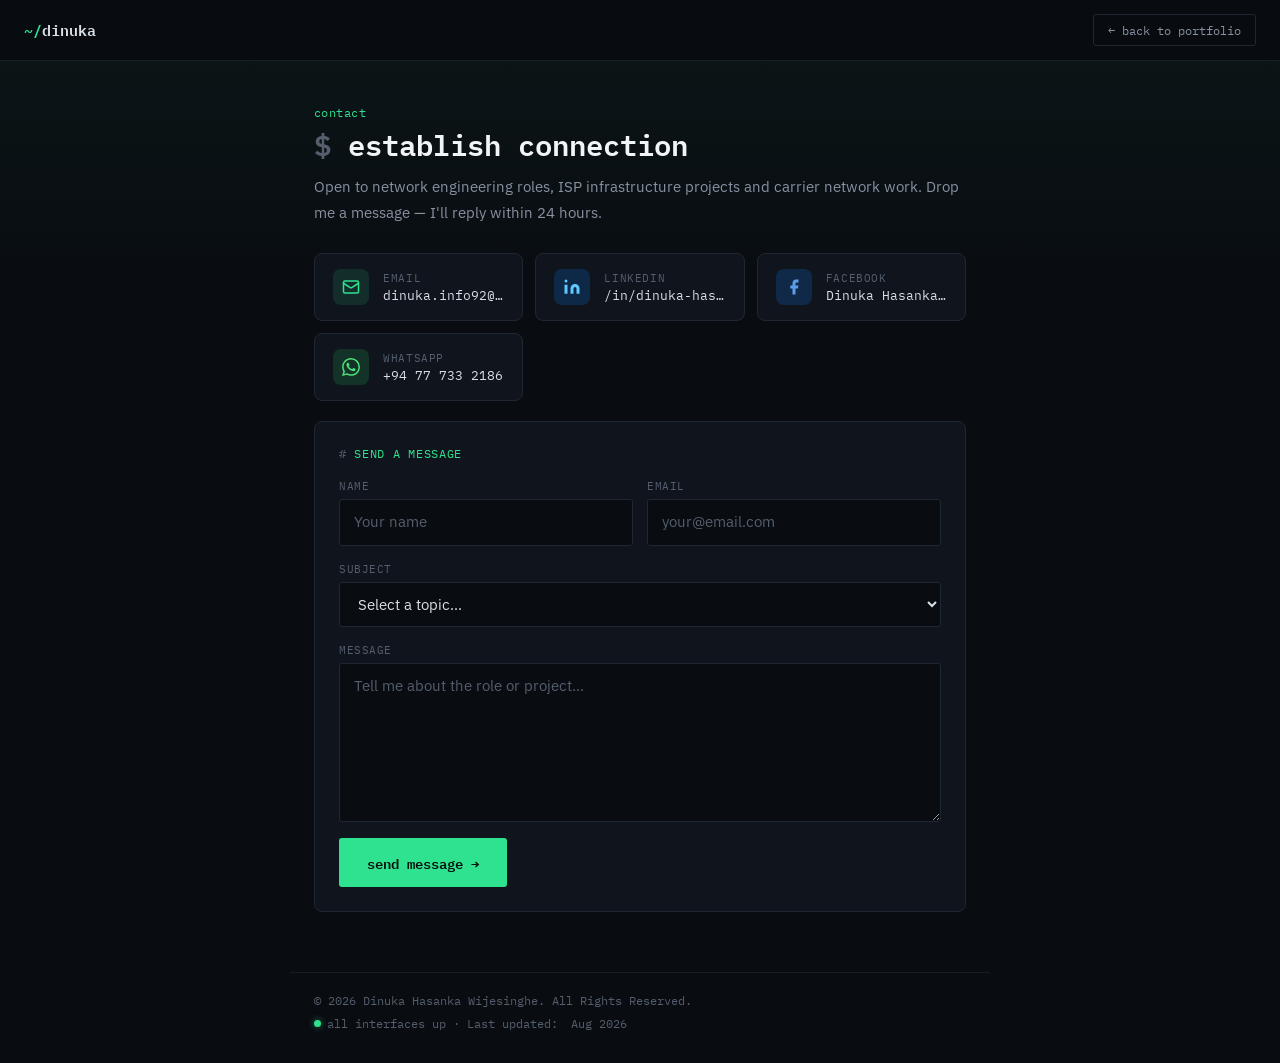
<file: contact.html>
<!DOCTYPE html>
<html lang="en">
<head>
<meta charset="UTF-8">
<meta name="viewport" content="width=device-width, initial-scale=1.0">
<title>Contact Dinuka Hasanka Wijesinghe | IP/MPLS Network Engineer — Sri Lanka & Australia</title>
<meta name="description" content="Contact Dinuka Hasanka Wijesinghe — IP/MPLS Core Network Engineer with 7+ years at ISPs in Sri Lanka and Australia. Open to network engineering roles, carrier infrastructure projects and consulting.">
<meta name="keywords" content="Contact Dinuka Wijesinghe, Dinuka Hasanka Wijesinghe contact, Contact Dinuka Hasanka, Contact Hasanka, Dinuka Hasanka Wijesinghe email, Network Engineer Sri Lanka, IP/MPLS engineer contact, hire network engineer, Cisco IOS XR engineer">
<meta name="author" content="Dinuka Hasanka Wijesinghe">
<meta name="robots" content="index, follow">
<link rel="canonical" href="https://dinukahasanka.com/contact.html">

<script type="application/ld+json">
{
  "@context": "https://schema.org",
  "@type": "ContactPage",
  "name": "Contact Dinuka Hasanka Wijesinghe",
  "url": "https://dinukahasanka.com/contact.html",
  "about": {
    "@type": "Person",
    "@id": "https://dinukahasanka.com/#person",
    "name": "Dinuka Hasanka Wijesinghe",
    "alternateName": ["Dinuka Wijesinghe", "Dinuka Hasanka", "Dinuka", "Hasanka"],
    "url": "https://dinukahasanka.com",
    "jobTitle": "Network Engineer",
    "sameAs": ["https://www.linkedin.com/in/dinuka-hasanka-wijesinghe-b3315a186"]
  }
}
</script>

<link rel="icon" type="image/png" sizes="32x32" href="favicon-32.png">
<link rel="icon" type="image/png" sizes="192x192" href="favicon-192.png">
<link rel="icon" type="image/svg+xml" href="favicon.svg">
<link rel="apple-touch-icon" sizes="192x192" href="favicon-192.png">
<link rel="shortcut icon" href="favicon-32.png">

<meta property="og:type" content="website">
<meta property="og:title" content="Contact Dinuka Hasanka Wijesinghe — IP/MPLS Network Engineer">
<meta property="og:description" content="Network Engineer · IP/MPLS Core · CCNP SP · Open to new opportunities in carrier and ISP infrastructure.">
<meta property="og:url" content="https://dinukahasanka.com/contact.html">
<meta property="og:image" content="https://dinukahasanka.com/favicon-192.png">

<meta name="twitter:card" content="summary">
<meta name="twitter:title" content="Contact Dinuka Hasanka Wijesinghe — IP/MPLS Network Engineer">
<meta name="twitter:description" content="IP/MPLS Core Network Engineer · CCNP SP · Open to carrier/ISP infrastructure roles">
<meta name="twitter:image" content="https://dinukahasanka.com/favicon-192.png">

<link rel="preconnect" href="https://fonts.googleapis.com">
<link rel="preconnect" href="https://fonts.gstatic.com" crossorigin>
<link href="https://fonts.googleapis.com/css2?family=IBM+Plex+Mono:wght@400;500;600;700&family=IBM+Plex+Sans:wght@400;500;600;700&display=swap" rel="stylesheet">

<style>
:root{
  --bg:#090c11;--bg-raised:#10151d;--bg-raised-2:#151b25;
  --border:#1f2733;--border-soft:#171e28;
  --text:#d9e0e8;--text-dim:#8891a1;--text-faint:#545e6d;
  --green:#2fe28f;--green-dim:#1c8a5a;--amber:#ffb454;--blue:#5ec8ff;--red:#ff5f56;
  --accent:#2fe28f;--accent-glow:rgba(47,226,143,.35);
  --font-mono:'IBM Plex Mono',ui-monospace,monospace;
  --font-sans:'IBM Plex Sans',-apple-system,sans-serif;
  --radius:3px;
}
*{box-sizing:border-box;margin:0;padding:0}
html{scroll-behavior:smooth}
body{
  background:var(--bg);color:var(--text);
  font-family:var(--font-sans);font-size:16px;min-height:100vh;
  background-image:linear-gradient(180deg,rgba(47,226,143,.05),transparent 300px);
  -webkit-font-smoothing:antialiased;
}
a{color:inherit;text-decoration:none}

/* ── topbar ── */
.topbar{
  display:flex;align-items:center;justify-content:space-between;
  padding:14px 24px;border-bottom:1px solid var(--border-soft);
  background:rgba(9,12,17,.88);backdrop-filter:blur(10px);
  position:sticky;top:0;z-index:50;
}
.topbar-logo{
  font-family:var(--font-mono);font-size:.95rem;font-weight:600;
  color:var(--text);transition:opacity .2s;
}
.topbar-logo:hover{opacity:.8}
.topbar-logo span{color:var(--accent)}
.topbar-back{
  font-family:var(--font-mono);font-size:.78rem;color:var(--text-dim);
  border:1px solid var(--border);border-radius:var(--radius);
  padding:7px 14px;transition:border-color .2s,color .2s;
}
.topbar-back:hover{border-color:var(--accent);color:var(--accent)}

/* ── page header ── */
.page-header{max-width:700px;margin:0 auto;padding:44px 24px 28px}
.page-tag{font-family:var(--font-mono);font-size:.75rem;color:var(--accent);letter-spacing:.04em;margin-bottom:8px}
.page-title{font-family:var(--font-mono);font-size:1.8rem;font-weight:600;color:#f2f5f8;line-height:1.15}
.page-title::before{content:'$ ';color:var(--text-faint)}
.page-sub{color:var(--text-dim);font-size:.96rem;margin-top:12px;line-height:1.7}

/* ── main ── */
main{max-width:700px;margin:0 auto;padding:0 24px 60px;display:flex;flex-direction:column;gap:20px}

/* ── social links grid ── */
.social-grid{
  display:grid;
  grid-template-columns:repeat(auto-fill,minmax(180px,1fr));
  gap:12px;
}
.social-card{
  display:flex;align-items:center;gap:14px;
  background:var(--bg-raised);border:1px solid var(--border);
  border-radius:8px;padding:15px 18px;
  transition:transform .2s,border-color .2s;
}
.social-card:hover{transform:translateY(-2px);border-color:var(--accent)}
.social-icon{
  width:36px;height:36px;border-radius:8px;
  display:flex;align-items:center;justify-content:center;
  flex-shrink:0;font-size:1.1rem;
}
.si-email   {background:rgba(47,226,143,.12);color:var(--green)}
.si-linkedin{background:rgba(10,102,194,.25);color:#5ec8ff}
.si-github  {background:rgba(255,255,255,.06);color:var(--text)}
.si-facebook{background:rgba(24,119,242,.2);color:#5c9dea}
.si-whatsapp{background:rgba(37,211,102,.15);color:#4de079}
.social-info{display:flex;flex-direction:column;gap:2px;min-width:0}
.social-label{font-family:var(--font-mono);font-size:.66rem;text-transform:uppercase;letter-spacing:.06em;color:var(--text-faint)}
.social-value{font-family:var(--font-mono);font-size:.82rem;color:var(--text);white-space:nowrap;overflow:hidden;text-overflow:ellipsis}

/* ── contact form ── */
.cf-card{background:var(--bg-raised);border:1px solid var(--border);border-radius:8px;padding:24px}
.cf-title{font-family:var(--font-mono);font-size:.72rem;text-transform:uppercase;letter-spacing:.06em;color:var(--accent);margin-bottom:18px}
.cf-title::before{content:'# ';color:var(--text-faint)}

.cf-form{display:flex;flex-direction:column;gap:16px}
.cf-row{display:flex;flex-direction:column;gap:6px}
.cf-row-2{display:grid;grid-template-columns:1fr 1fr;gap:14px}
@media(max-width:520px){.cf-row-2{grid-template-columns:1fr}}

.cf-row label{
  font-family:var(--font-mono);font-size:.68rem;
  text-transform:uppercase;letter-spacing:.05em;color:var(--text-faint);
}
.cf-row input,.cf-row textarea,.cf-row select{
  background:var(--bg);color:var(--text);
  border:1px solid var(--border);border-radius:var(--radius);
  padding:11px 14px;font-family:var(--font-sans);font-size:.94rem;
  line-height:1.5;transition:border-color .2s;resize:vertical;width:100%;
}
.cf-row input:focus,.cf-row textarea:focus,.cf-row select:focus{outline:none;border-color:var(--accent)}
.cf-row input::placeholder,.cf-row textarea::placeholder{color:var(--text-faint)}
.cf-row select option{background:var(--bg-raised)}

.cf-submit{
  font-family:var(--font-mono);font-size:.9rem;font-weight:600;
  background:var(--accent);color:#06120c;border:none;
  border-radius:var(--radius);padding:13px 28px;cursor:pointer;
  transition:opacity .2s,transform .15s;align-self:flex-start;
  display:flex;align-items:center;gap:8px;
}
.cf-submit:hover:not(:disabled){opacity:.88;transform:translateY(-1px)}
.cf-submit:disabled{opacity:.5;cursor:not-allowed}

.cf-status{font-family:var(--font-mono);font-size:.82rem;min-height:1.2em;padding-top:4px}
.cf-status.ok{color:var(--green)}
.cf-status.err{color:#fca5a5}

/* ── mobile responsive ── */
@media(max-width:600px){
  .page-title{font-size:1.4rem}
  .social-grid{grid-template-columns:1fr 1fr}
  .cf-card{padding:18px}
  .topbar{padding:12px 16px}
  main{padding:0 16px 50px}
  .page-header{padding:32px 16px 20px}
}

@media(max-width:400px){
  .social-grid{grid-template-columns:1fr}
}

/* ── footer ── */
.site-footer{
  border-top:1px solid var(--border-soft);padding:20px 24px 32px;
  font-family:var(--font-mono);font-size:.73rem;color:var(--text-faint);
  display:flex;justify-content:space-between;flex-wrap:wrap;gap:8px;
  max-width:700px;margin:0 auto;
}
.footer-ping{display:flex;align-items:center;gap:6px}
.led{display:inline-block;width:7px;height:7px;border-radius:50%;background:var(--green);box-shadow:0 0 6px 1px var(--accent-glow)}

/* scrollbar */
::-webkit-scrollbar{width:6px}
::-webkit-scrollbar-track{background:var(--bg-raised-2)}
::-webkit-scrollbar-thumb{background:var(--border);border-radius:3px}
::-webkit-scrollbar-thumb:hover{background:var(--accent)}
</style>
</head>
<body>

<div class="topbar">
  <a href="https://dinukahasanka.com" class="topbar-logo"><span>~/</span>dinuka</a>
  <a href="https://dinukahasanka.com" class="topbar-back">← back to portfolio</a>
</div>

<div class="page-header">
  <p class="page-tag">contact</p>
  <h1 class="page-title">establish connection</h1>
  <p class="page-sub">
    Open to network engineering roles, ISP infrastructure projects and carrier network work.
    Drop me a message — I'll reply within 24 hours.
  </p>
</div>

<main>

  <!-- Social / quick links -->
  <div class="social-grid">

    <a href="mailto:dinuka.info92@gmail.com" class="social-card">
      <div class="social-icon si-email">
        <svg width="18" height="18" viewBox="0 0 24 24" fill="none" stroke="currentColor" stroke-width="2" stroke-linecap="round" stroke-linejoin="round">
          <rect x="2" y="4" width="20" height="16" rx="2"/><path d="m22 7-8.97 5.7a1.94 1.94 0 0 1-2.06 0L2 7"/>
        </svg>
      </div>
      <div class="social-info">
        <span class="social-label">Email</span>
        <span class="social-value">dinuka.info92@gmail.com</span>
      </div>
    </a>

    <a href="https://www.linkedin.com/in/dinuka-hasanka-wijesinghe-b3315a186" target="_blank" rel="noopener" class="social-card">
      <div class="social-icon si-linkedin">
        <svg width="18" height="18" viewBox="0 0 24 24" fill="currentColor">
          <path d="M16 8a6 6 0 0 1 6 6v7h-4v-7a2 2 0 0 0-2-2 2 2 0 0 0-2 2v7h-4v-7a6 6 0 0 1 6-6z"/><rect x="2" y="9" width="4" height="12"/><circle cx="4" cy="4" r="2"/>
        </svg>
      </div>
      <div class="social-info">
        <span class="social-label">LinkedIn</span>
        <span class="social-value">/in/dinuka-hasanka</span>
      </div>
    </a>

    <a href="https://www.facebook.com/Info.dinuka" target="_blank" rel="noopener" class="social-card" id="fbCard">
      <div class="social-icon si-facebook">
        <svg width="18" height="18" viewBox="0 0 24 24" fill="currentColor">
          <path d="M18 2h-3a5 5 0 0 0-5 5v3H7v4h3v8h4v-8h3l1-4h-4V7a1 1 0 0 1 1-1h3z"/>
        </svg>
      </div>
      <div class="social-info">
        <span class="social-label">Facebook</span>
        <span class="social-value">Dinuka Hasanka Wijesinghe</span>
      </div>
    </a>

    <a href="https://wa.me/94777332186" target="_blank" rel="noopener" class="social-card">
      <div class="social-icon si-whatsapp">
        <svg width="18" height="18" viewBox="0 0 24 24" fill="currentColor">
          <path d="M17.472 14.382c-.297-.149-1.758-.867-2.03-.967-.273-.099-.471-.148-.67.15-.197.297-.767.966-.94 1.164-.173.199-.347.223-.644.075-.297-.15-1.255-.463-2.39-1.475-.883-.788-1.48-1.761-1.653-2.059-.173-.297-.018-.458.13-.606.134-.133.298-.347.446-.52.149-.174.198-.298.298-.497.099-.198.05-.371-.025-.52-.075-.149-.669-1.612-.916-2.207-.242-.579-.487-.5-.669-.51a12.8 12.8 0 0 0-.57-.01c-.198 0-.52.074-.792.372-.272.297-1.04 1.016-1.04 2.479 0 1.462 1.065 2.875 1.213 3.074.149.198 2.096 3.2 5.077 4.487.709.306 1.262.489 1.694.625.712.227 1.36.195 1.871.118.571-.085 1.758-.719 2.006-1.413.248-.694.248-1.289.173-1.413-.074-.124-.272-.198-.57-.347m-5.421 7.403h-.004a9.87 9.87 0 0 1-5.031-1.378l-.361-.214-3.741.982.998-3.648-.235-.374a9.86 9.86 0 0 1-1.51-5.26c.001-5.45 4.436-9.884 9.888-9.884 2.64 0 5.122 1.03 6.988 2.898a9.825 9.825 0 0 1 2.893 6.994c-.003 5.45-4.437 9.884-9.885 9.884m8.413-18.297A11.815 11.815 0 0 0 12.05 0C5.495 0 .16 5.335.157 11.892c0 2.096.547 4.142 1.588 5.945L.057 24l6.305-1.654a11.882 11.882 0 0 0 5.683 1.448h.005c6.554 0 11.89-5.335 11.893-11.893a11.821 11.821 0 0 0-3.48-8.413z"/>
        </svg>
      </div>
      <div class="social-info">
        <span class="social-label">WhatsApp</span>
        <span class="social-value">+94 77 733 2186</span>
      </div>
    </a>

  </div>

  <!-- Contact form -->
  <div class="cf-card">
    <p class="cf-title">Send a message</p>
    <!-- SETUP: https://formspree.io → New Form → replace YOUR_FORM_ID -->
    <form class="cf-form" id="contactForm"
          action="https://formspree.io/f/xjgnpevo"
          method="POST">

      <div class="cf-row-2">
        <div class="cf-row">
          <label for="cf-name">Name</label>
          <input type="text" id="cf-name" name="name" placeholder="Your name" required autocomplete="name">
        </div>
        <div class="cf-row">
          <label for="cf-email">Email</label>
          <input type="email" id="cf-email" name="email" placeholder="your@email.com" required autocomplete="email">
        </div>
      </div>

      <div class="cf-row">
        <label for="cf-subject">Subject</label>
        <select id="cf-subject" name="subject">
          <option value="">Select a topic…</option>
          <option>Network Engineering Role</option>
          <option>ISP / Carrier Infrastructure Project</option>
          <option>Consulting / Contract Work</option>
          <option>Technical Question</option>
          <option>Other</option>
        </select>
      </div>

      <div class="cf-row">
        <label for="cf-msg">Message</label>
        <textarea id="cf-msg" name="message" rows="6"
                  placeholder="Tell me about the role or project…" required></textarea>
      </div>

      <!-- honeypot + meta -->
      <input type="text" name="_gotcha" style="display:none">
      <input type="hidden" name="_subject" value="New message — dinukahasanka.com">

      <div style="display:flex;align-items:center;gap:16px;flex-wrap:wrap">
        <button type="submit" class="cf-submit" id="cfSubmit">
          <span id="cfBtnText">send message →</span>
        </button>
        <p class="cf-status" id="cfStatus"></p>
      </div>

    </form>
  </div>

</main>

<footer class="site-footer">
  <span>© <span id="year"></span> Dinuka Hasanka Wijesinghe. All Rights Reserved.</span>
  <span class="footer-ping"><span class="led"></span> all interfaces up · Last updated:&nbsp;<span id="lastUpdated">Aug 2026</span></span>
</footer>

<script>
document.getElementById('year').textContent = new Date().getFullYear();

// "Last updated": pulled from the repo's latest commit. Keeps the static
// fallback already in the HTML if the request fails (offline, rate-limited).
(function(){
  const el = document.getElementById('lastUpdated');
  if (!el) return;
  fetch('https://api.github.com/repos/dinukainfo92-lang/dinukawijesinghe.github.io/commits?per_page=1')
    .then((res) => (res.ok ? res.json() : Promise.reject(res.status)))
    .then((commits) => {
      const iso = commits && commits[0] && commits[0].commit && commits[0].commit.author && commits[0].commit.author.date;
      if (!iso) return;
      const date = new Date(iso);
      el.textContent = date.toLocaleDateString('en-US', { month: 'short', year: 'numeric' });
    })
    .catch(() => { /* keep static fallback */ });
})();

// Contact form AJAX
(function(){
  const form   = document.getElementById('contactForm');
  const btn    = document.getElementById('cfSubmit');
  const txt    = document.getElementById('cfBtnText');
  const status = document.getElementById('cfStatus');
  if(!form) return;

  form.addEventListener('submit', async function(e){
    e.preventDefault();
    txt.textContent = 'sending…';
    btn.disabled = true;
    status.textContent = '';
    status.className = 'cf-status';

    try {
      const res = await fetch(form.action, {
        method:'POST',
        body: new FormData(form),
        headers:{'Accept':'application/json'}
      });
      if(res.ok){
        txt.textContent = '✔ sent!';
        status.textContent = "Thanks — I'll reply within 24 hours.";
        status.className = 'cf-status ok';
        form.reset();
        setTimeout(()=>{ txt.textContent='send message →'; btn.disabled=false; }, 4000);
      } else { throw new Error(); }
    } catch {
      txt.textContent = 'send message →';
      btn.disabled = false;
      status.textContent = 'Something went wrong — email me at dinuka.info92@gmail.com';
      status.className = 'cf-status err';
    }
  });
})();
</script>
</body>
</html>
</file>
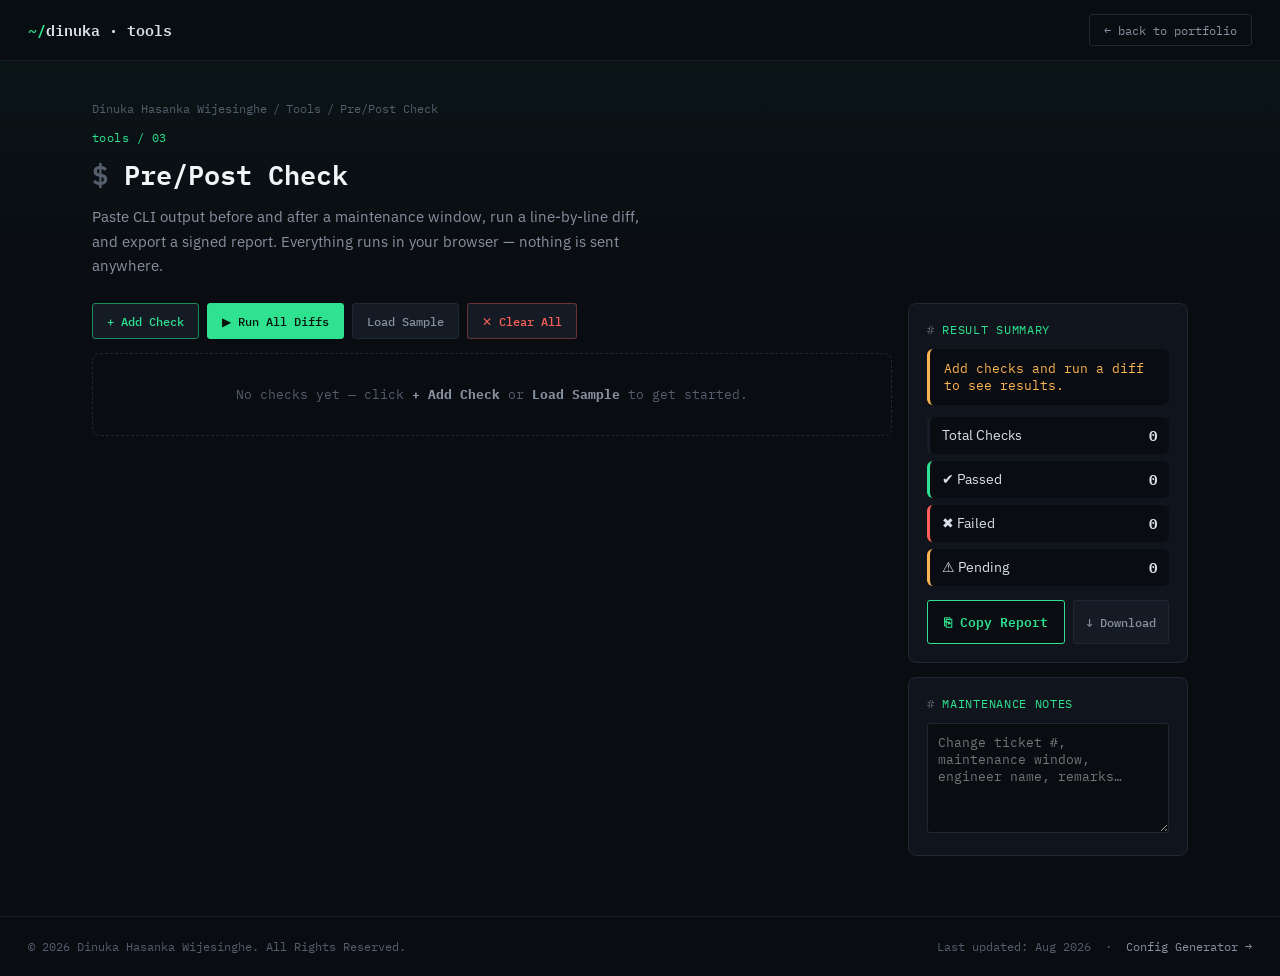
<file: tools/prepost-check.html>
<!DOCTYPE html>
<html lang="en">
<head>
<meta charset="UTF-8">
<meta name="viewport" content="width=device-width, initial-scale=1.0">
<title>Pre/Post Check Tool | Dinuka Hasanka Wijesinghe — Network Engineering Tools</title>
<meta name="description" content="Browser-based pre/post maintenance diff tool for network engineers. Paste CLI output before and after a change window, run a line-by-line diff and export a report. Built by Dinuka Hasanka Wijesinghe.">
<meta name="keywords" content="pre post check network, maintenance window diff, router config diff, network engineer tools, Dinuka Hasanka Wijesinghe, Dinuka Wijesinghe, Dinuka Hasanka, Dinuka, Hasanka, IP/MPLS">
<meta name="author" content="Dinuka Hasanka Wijesinghe">
<meta name="robots" content="index, follow">
<link rel="canonical" href="https://dinukahasanka.com/tools/prepost-check.html">
<link rel="icon" type="image/png" sizes="32x32" href="../favicon-32.png">
<link rel="icon" type="image/png" sizes="192x192" href="../favicon-192.png">
<link rel="icon" type="image/svg+xml" href="../favicon.svg">
<link rel="apple-touch-icon" sizes="192x192" href="../favicon-192.png">
<link rel="shortcut icon" href="../favicon-32.png">

<meta property="og:title" content="Pre/Post Check Tool — Dinuka Hasanka Wijesinghe">
<meta property="og:description" content="Paste pre and post maintenance CLI output, run a line diff and export a report. No data leaves your browser.">
<meta property="og:url" content="https://dinukahasanka.com/tools/prepost-check.html">
<meta property="og:type" content="website">

<script type="application/ld+json">
{
  "@context": "https://schema.org",
  "@type": "WebApplication",
  "name": "Pre/Post Check Tool",
  "url": "https://dinukahasanka.com/tools/prepost-check.html",
  "applicationCategory": "UtilitiesApplication",
  "operatingSystem": "Any (browser-based)",
  "description": "Browser-based pre/post maintenance diff tool for network engineers. Paste CLI output before and after a change window, run a line-by-line diff and export a signed report.",
  "offers": {"@type": "Offer", "price": "0", "priceCurrency": "USD"},
  "featureList": [
    "Line-by-line diff of pre and post maintenance CLI output",
    "Exportable maintenance report",
    "Runs entirely in your browser — nothing is sent anywhere"
  ],
  "author": {"@type": "Person", "name": "Dinuka Hasanka Wijesinghe", "alternateName": ["Dinuka Wijesinghe", "Dinuka Hasanka", "Dinuka", "Hasanka"], "url": "https://dinukahasanka.com", "sameAs": ["https://www.linkedin.com/in/dinuka-hasanka-wijesinghe-b3315a186"]}
}
</script>
<script type="application/ld+json">
{
  "@context": "https://schema.org",
  "@type": "BreadcrumbList",
  "itemListElement": [
    {"@type": "ListItem", "position": 1, "name": "Dinuka Hasanka Wijesinghe", "item": "https://dinukahasanka.com"},
    {"@type": "ListItem", "position": 2, "name": "Tools", "item": "https://dinukahasanka.com/#tools"},
    {"@type": "ListItem", "position": 3, "name": "Pre/Post Check", "item": "https://dinukahasanka.com/tools/prepost-check.html"}
  ]
}
</script>

<link rel="preconnect" href="https://fonts.googleapis.com">
<link rel="preconnect" href="https://fonts.gstatic.com" crossorigin>
<link href="https://fonts.googleapis.com/css2?family=IBM+Plex+Mono:wght@400;500;600;700&family=IBM+Plex+Sans:wght@400;500;600;700&display=swap" rel="stylesheet">

<style>
:root{
  --bg:#090c11;--bg-raised:#10151d;--bg-raised-2:#151b25;
  --border:#1f2733;--border-soft:#171e28;
  --text:#d9e0e8;--text-dim:#8891a1;--text-faint:#545e6d;
  --green:#2fe28f;--green-dim:#1c8a5a;--amber:#ffb454;--blue:#5ec8ff;--red:#ff5f56;
  --accent:#2fe28f;--accent-glow:rgba(47,226,143,.35);
  --font-mono:'IBM Plex Mono',ui-monospace,monospace;
  --font-sans:'IBM Plex Sans',-apple-system,sans-serif;
  --radius:3px;
}
*{box-sizing:border-box;margin:0;padding:0}
body{background:var(--bg);color:var(--text);font-family:var(--font-sans);font-size:15px;min-height:100vh;background-image:linear-gradient(180deg,rgba(47,226,143,.05),transparent 280px);}
a{color:inherit;text-decoration:none}

.topbar{display:flex;align-items:center;justify-content:space-between;padding:14px 28px;border-bottom:1px solid var(--border-soft);background:rgba(9,12,17,.85);backdrop-filter:blur(10px);position:sticky;top:0;z-index:50;}
.topbar-logo{font-family:var(--font-mono);font-size:.95rem;font-weight:600;color:var(--text);text-decoration:none;transition:opacity .2s}
.topbar-logo:hover{opacity:.8}
.topbar-logo span{color:var(--accent)}
.topbar-back{font-family:var(--font-mono);font-size:.78rem;color:var(--text-dim);border:1px solid var(--border);border-radius:var(--radius);padding:7px 14px;transition:border-color .2s,color .2s;}
.topbar-back:hover{border-color:var(--accent);color:var(--accent)}

.page-header{padding:40px 28px 24px;max-width:min(90vw,1600px);margin:0 auto}
.crumb{font-family:var(--font-mono);font-size:.75rem;color:var(--text-faint);margin-bottom:14px}
.crumb i{font-style:normal;margin:0 6px}
.crumb a{color:var(--text-faint);transition:color .2s}
.crumb a:hover{color:var(--accent)}
.page-tag{font-family:var(--font-mono);font-size:.75rem;color:var(--accent);letter-spacing:.04em;margin-bottom:8px}
.page-title{font-family:var(--font-mono);font-size:1.7rem;font-weight:600;color:#f2f5f8}
.page-title::before{content:'$ ';color:var(--text-faint)}
.page-sub{color:var(--text-dim);font-size:.93rem;margin-top:10px;max-width:62ch;line-height:1.65}

main{max-width:min(90vw,1600px);margin:0 auto;padding:0 28px 60px}

/* ── layout ── */
.pp-wrap{display:grid;grid-template-columns:1fr 280px;gap:16px}
@media(max-width:860px){.pp-wrap{grid-template-columns:1fr}}

.pp-card{background:var(--bg-raised);border:1px solid var(--border);border-radius:8px;padding:18px;margin-bottom:14px}
.pp-card:last-child{margin-bottom:0}

.pp-eyebrow{font-family:var(--font-mono);font-size:.72rem;text-transform:uppercase;letter-spacing:.06em;color:var(--accent);margin:0 0 12px}
.pp-eyebrow::before{content:'# ';color:var(--text-faint)}

/* ── toolbar ── */
.pp-toolbar{display:flex;gap:8px;flex-wrap:wrap;margin-bottom:14px}
.pp-btn{
  font-family:var(--font-mono);font-size:.78rem;font-weight:500;
  background:var(--bg-raised-2);color:var(--text-dim);border:1px solid var(--border);
  border-radius:var(--radius);padding:9px 14px;cursor:pointer;white-space:nowrap;
  transition:border-color .15s,color .15s;
}
.pp-btn:hover{border-color:var(--accent);color:var(--text)}
.pp-btn-primary{background:var(--accent);color:#06120c;border-color:var(--accent)}
.pp-btn-primary:hover{opacity:.88}
.pp-btn-green{border-color:var(--green-dim);color:var(--green)}
.pp-btn-danger{color:var(--red);border-color:rgba(255,95,86,.35)}
.pp-btn-danger:hover{background:rgba(255,95,86,.08);border-color:var(--red)}

/* ── empty state ── */
.pp-empty{text-align:center;padding:32px 16px;font-family:var(--font-mono);font-size:.82rem;color:var(--text-faint);border:1px dashed var(--border);border-radius:8px;display:none}
.pp-empty b{color:var(--text-dim)}

/* ── summary ── */
.pp-banner{font-family:var(--font-mono);font-size:.82rem;padding:11px 14px;border-radius:6px;border-left:3px solid var(--border-soft);background:var(--bg);margin-bottom:12px}
.pp-banner.pass{border-left-color:var(--green);color:var(--green)}
.pp-banner.fail{border-left-color:var(--red);color:#fca5a5}
.pp-banner.pending{border-left-color:var(--amber);color:var(--amber)}

.pp-stat{display:flex;justify-content:space-between;align-items:center;background:var(--bg);padding:9px 12px;border-radius:6px;margin-bottom:7px;border-left:3px solid var(--border-soft);font-size:.88rem}
.pp-stat b{font-family:var(--font-mono);font-size:.9rem;color:var(--text)}
.pp-ok{border-left-color:var(--green)}
.pp-bad{border-left-color:var(--red)}
.pp-warn{border-left-color:var(--amber)}

.pp-notes{width:100%;min-height:110px;background:var(--bg);color:var(--text-dim);border:1px solid var(--border);border-radius:var(--radius);padding:10px;font-family:var(--font-mono);font-size:.8rem;resize:vertical}
.pp-notes:focus{outline:none;border-color:var(--accent)}

.pp-summary-actions{display:grid;grid-template-columns:1fr auto;gap:8px;margin-top:14px;align-items:stretch}
.pp-btn-copy-full{
  background:var(--bg);border:1px solid var(--accent);color:var(--accent);
  font-family:var(--font-mono);font-size:.82rem;font-weight:600;
  border-radius:var(--radius);padding:10px 14px;cursor:pointer;
  transition:background .15s,color .15s;text-align:center;
}
.pp-btn-copy-full:hover{background:rgba(47,226,143,.1)}
.pp-btn-copy-full.cg-active{background:rgba(47,226,143,.15);color:var(--green)}
.pp-btn-dl{
  background:var(--bg-raised-2);border:1px solid var(--border);color:var(--text-dim);
  font-family:var(--font-mono);font-size:.78rem;
  border-radius:var(--radius);padding:10px 12px;cursor:pointer;white-space:nowrap;
  transition:border-color .15s,color .15s;
}
.pp-btn-dl:hover{border-color:var(--accent);color:var(--text)}

/* ── check cards ── */
#ppChecks{display:flex;flex-direction:column;gap:14px}
.pp-check{background:var(--bg-raised);border:1px solid var(--border);border-radius:8px;padding:15px}
.pp-check-head{display:flex;align-items:center;gap:10px;margin-bottom:12px}
.pp-check-name{flex:1;background:transparent;border:none;border-bottom:1px dashed var(--border);color:var(--text);font-family:var(--font-mono);font-size:.9rem;font-weight:600;padding:4px 2px;}
.pp-check-name:focus{outline:none;border-bottom-color:var(--accent)}
.pp-badge{font-family:var(--font-mono);font-size:.68rem;letter-spacing:.05em;padding:4px 10px;border-radius:20px;border:1px solid var(--border-soft);color:var(--text-faint);white-space:nowrap}
.pp-badge.pass{color:var(--green);border-color:rgba(47,226,143,.4);background:rgba(47,226,143,.06)}
.pp-badge.fail{color:#fca5a5;border-color:rgba(255,95,86,.4);background:rgba(255,95,86,.06)}
.pp-badge.pending{color:var(--amber);border-color:rgba(255,180,84,.4);background:rgba(255,180,84,.06)}
.pp-remove{background:transparent;border:none;color:var(--text-faint);cursor:pointer;font-size:1rem;padding:3px 6px}
.pp-remove:hover{color:var(--red)}

.pp-io{display:grid;grid-template-columns:1fr 1fr;gap:10px}
@media(max-width:600px){.pp-io{grid-template-columns:1fr}}
.pp-io-field label{font-family:var(--font-mono);font-size:.68rem;text-transform:uppercase;letter-spacing:.04em;color:var(--text-faint);display:block;margin-bottom:5px}
.pp-io-field textarea{width:100%;height:130px;background:var(--bg);border:1px solid var(--border);border-radius:var(--radius);padding:10px;font-family:var(--font-mono);font-size:.78rem;line-height:1.5;resize:vertical;transition:border-color .15s}
.pp-io-field textarea:focus{outline:none;border-color:var(--accent)}
.pp-io-field.pre textarea{color:#ffd9b3}
.pp-io-field.post textarea{color:#b9f5d0}

.pp-actions{display:flex;gap:8px;align-items:center;margin-top:10px}
.pp-ctx{font-family:var(--font-mono);font-size:.75rem;color:var(--text-dim);display:flex;align-items:center;gap:6px;cursor:pointer;user-select:none}
.pp-ctx input{accent-color:var(--accent);cursor:pointer}

.pp-diff{margin-top:12px;border:1px solid var(--border);border-radius:6px;overflow:hidden}
.pp-diff-meta{font-family:var(--font-mono);font-size:.72rem;color:var(--text-dim);padding:7px 10px;background:var(--bg-raised-2);border-bottom:1px solid var(--border-soft);display:flex;gap:14px}
.pp-diff-line{font-family:var(--font-mono);font-size:.78rem;padding:3px 10px;white-space:pre-wrap;word-break:break-all;border-left:3px solid transparent}
.pp-diff-line.same{color:var(--text-faint);background:var(--bg)}
.pp-diff-line.added{color:#bbf7d0;background:rgba(47,226,143,.07);border-left-color:var(--green)}
.pp-diff-line.removed{color:#fecaca;background:rgba(255,95,86,.07);border-left-color:var(--red)}

/* scrollbar */
::-webkit-scrollbar{width:8px;height:8px}
::-webkit-scrollbar-track{background:var(--bg-raised-2)}
::-webkit-scrollbar-thumb{background:var(--border);border-radius:4px}
::-webkit-scrollbar-thumb:hover{background:var(--accent)}

.tool-footer{border-top:1px solid var(--border-soft);padding:22px 28px;font-family:var(--font-mono);font-size:.75rem;color:var(--text-faint);display:flex;justify-content:space-between;flex-wrap:wrap;gap:10px}
.tool-footer a{color:var(--text-dim);transition:color .2s}
.tool-footer a:hover{color:var(--accent)}
</style>
</head>
<body>

<div class="topbar">
  <a href="https://dinukahasanka.com" class="topbar-logo"><span>~/</span>dinuka · tools</a>
  <a href="https://dinukahasanka.com" class="topbar-back">← back to portfolio</a>
</div>

<div class="page-header">
  <nav class="crumb" aria-label="Breadcrumb">
    <a href="https://dinukahasanka.com">Dinuka Hasanka Wijesinghe</a><i>/</i><a href="https://dinukahasanka.com/#tools">Tools</a><i>/</i><span aria-current="page">Pre/Post Check</span>
  </nav>
  <p class="page-tag">tools / 03</p>
  <h1 class="page-title">Pre/Post Check</h1>
  <p class="page-sub">
    Paste CLI output before and after a maintenance window, run a line-by-line diff, and export a signed report.
    Everything runs in your browser — nothing is sent anywhere.
  </p>
</div>

<main>
  <div class="pp-wrap">

    <!-- LEFT -->
    <div>
      <div class="pp-toolbar">
        <button type="button" class="pp-btn pp-btn-green" onclick="ppAddCheck()">+ Add Check</button>
        <button type="button" class="pp-btn pp-btn-primary" onclick="ppRunAll()">▶ Run All Diffs</button>
        <button type="button" class="pp-btn" onclick="ppLoadSample()">Load Sample</button>
        <button type="button" class="pp-btn pp-btn-danger" onclick="ppClearAll()">✕ Clear All</button>
      </div>
      <div id="ppChecks"></div>
      <div class="pp-empty" id="ppEmpty">No checks yet — click <b>+ Add Check</b> or <b>Load Sample</b> to get started.</div>
    </div>

    <!-- RIGHT -->
    <div>
      <div class="pp-card">
        <p class="pp-eyebrow">Result Summary</p>
        <div id="ppBanner" class="pp-banner pending">Add checks and run a diff to see results.</div>
        <div class="pp-stat"><span>Total Checks</span><b id="ppTotal">0</b></div>
        <div class="pp-stat pp-ok"><span>✔ Passed</span><b id="ppPass">0</b></div>
        <div class="pp-stat pp-bad"><span>✖ Failed</span><b id="ppFail">0</b></div>
        <div class="pp-stat pp-warn"><span>⚠ Pending</span><b id="ppPending">0</b></div>
        <div class="pp-summary-actions">
          <button type="button" class="pp-btn pp-btn-copy-full" id="ppCopyReportBtn" onclick="ppCopyReport()">⎘ Copy Report</button>
          <button type="button" class="pp-btn pp-btn-dl" onclick="ppDownload()">↓ Download</button>
        </div>
      </div>
      <div class="pp-card">
        <p class="pp-eyebrow">Maintenance Notes</p>
        <textarea class="pp-notes" id="ppNotes" placeholder="Change ticket #, maintenance window, engineer name, remarks…"></textarea>
      </div>
    </div>

  </div>
</main>

<footer class="tool-footer">
  <span>© <span id="ppYear"></span> Dinuka Hasanka Wijesinghe. All Rights Reserved.</span>
  <span>Last updated: <span id="ppLastUpdated">Aug 2026</span> &nbsp;·&nbsp; <a href="https://dinukahasanka.com/tools/config-generator.html">Config Generator →</a></span>
</footer>
<script>
document.getElementById('ppYear').textContent=new Date().getFullYear();

// "Last updated": pulled from the repo's latest commit. Keeps the static
// fallback already in the HTML if the request fails (offline, rate-limited).
(function(){
  const el = document.getElementById('ppLastUpdated');
  if (!el) return;
  fetch('https://api.github.com/repos/dinukainfo92-lang/dinukawijesinghe.github.io/commits?per_page=1')
    .then((res) => (res.ok ? res.json() : Promise.reject(res.status)))
    .then((commits) => {
      const iso = commits && commits[0] && commits[0].commit && commits[0].commit.author && commits[0].commit.author.date;
      if (!iso) return;
      const date = new Date(iso);
      el.textContent = date.toLocaleDateString('en-US', { month: 'short', year: 'numeric' });
    })
    .catch(() => { /* keep static fallback */ });
})();
</script>

<script>
(function(){
  let ppChecks=[],ppId=1;
  const esc=s=>(s||'').replace(/&/g,'&amp;').replace(/</g,'&lt;').replace(/>/g,'&gt;');

  function ppNew(name,pre,post){return{id:ppId++,name:name||('Check '+(ppId-1)),pre:pre||'',post:post||'',status:'pending',diff:null,ctx:true};}

  window.ppAddCheck=function(n,p,o){ppChecks.push(ppNew(n,p,o));ppRender();ppSummary();}
  window.ppRemove=function(id){ppChecks=ppChecks.filter(c=>c.id!==id);ppRender();ppSummary();}
  window.ppClearAll=function(){if(ppChecks.length&&!confirm('Clear all checks?'))return;ppChecks=[];ppRender();ppSummary();}
  window.ppField=function(id,f,v){const c=ppChecks.find(x=>x.id===id);if(c)c[f]=v;}
  window.ppToggleCtx=function(id){const c=ppChecks.find(x=>x.id===id);if(c){c.ctx=!c.ctx;ppRender();}}

  window.ppLoadSample=function(){
    ppChecks=[];
    ppAddCheck('Interface Status',
`GigabitEthernet0/0/0/1 is up, line protocol is up
GigabitEthernet0/0/0/2 is up, line protocol is up
GigabitEthernet0/0/0/3 is down, line protocol is down`,
`GigabitEthernet0/0/0/1 is up, line protocol is up
GigabitEthernet0/0/0/2 is up, line protocol is up
GigabitEthernet0/0/0/3 is up, line protocol is up`);
    ppAddCheck('BGP Neighbor Summary',
`Neighbor        V   AS      State
10.0.0.1        4   65001   Established
10.0.0.2        4   65002   Established`,
`Neighbor        V   AS      State
10.0.0.1        4   65001   Established
10.0.0.2        4   65002   Established`);
    ppAddCheck('IS-IS Neighbors','','');
  }

  function ppDiff(a,b){
    a=(a||'').split(/\r?\n/);b=(b||'').split(/\r?\n/);
    const n=a.length,m=b.length;
    const dp=Array.from({length:n+1},()=>new Array(m+1).fill(0));
    for(let i=n-1;i>=0;i--)for(let j=m-1;j>=0;j--)
      dp[i][j]=a[i]===b[j]?dp[i+1][j+1]+1:Math.max(dp[i+1][j],dp[i][j+1]);
    let i=0,j=0;const r=[];
    while(i<n&&j<m){
      if(a[i]===b[j]){r.push({t:'same',s:a[i]});i++;j++;}
      else if(dp[i+1][j]>=dp[i][j+1]){r.push({t:'removed',s:a[i]});i++;}
      else{r.push({t:'added',s:b[j]});j++;}
    }
    while(i<n){r.push({t:'removed',s:a[i]});i++;}
    while(j<m){r.push({t:'added',s:b[j]});j++;}
    return r;
  }

  window.ppRunDiff=function(id){
    const c=ppChecks.find(x=>x.id===id);if(!c)return;
    if(!c.pre.trim()&&!c.post.trim()){c.status='pending';c.diff=null;}
    else{c.diff=ppDiff(c.pre,c.post);c.status=c.diff.some(l=>l.t!=='same')?'fail':'pass';}
    ppRender();ppSummary();
  }
  window.ppRunAll=function(){
    ppChecks.forEach(c=>{
      if(!c.pre.trim()&&!c.post.trim()){c.status='pending';c.diff=null;}
      else{c.diff=ppDiff(c.pre,c.post);c.status=c.diff.some(l=>l.t!=='same')?'fail':'pass';}
    });ppRender();ppSummary();
  }

  function ppRenderDiff(c){
    if(!c.diff)return'';
    const lines=c.ctx?c.diff:c.diff.filter(l=>l.t!=='same');
    if(!lines.length)return'<div class="pp-diff"><div class="pp-diff-meta">No differences found.</div></div>';
    const add=c.diff.filter(l=>l.t==='added').length;
    const rem=c.diff.filter(l=>l.t==='removed').length;
    const same=c.diff.filter(l=>l.t==='same').length;
    return`<div class="pp-diff">
      <div class="pp-diff-meta"><span style="color:var(--green)">+${add} added</span><span style="color:var(--red)">-${rem} removed</span><span>${same} unchanged</span></div>
      ${lines.map(l=>`<div class="pp-diff-line ${l.t}">${l.t==='added'?'+ ':l.t==='removed'?'- ':'  '}${esc(l.s)}</div>`).join('')}
    </div>`;
  }

  function ppBadgeClass(s){return s==='pass'?'pass':s==='fail'?'fail':'pending';}
  function ppBadgeLabel(s){return s==='pass'?'PASS':s==='fail'?'FAIL':'PENDING';}

  function ppRender(){
    const box=document.getElementById('ppChecks');
    const empty=document.getElementById('ppEmpty');
    if(!ppChecks.length){box.innerHTML='';empty.style.display='block';return;}
    empty.style.display='none';
    box.innerHTML=ppChecks.map(c=>`
      <div class="pp-check">
        <div class="pp-check-head">
          <input class="pp-check-name" value="${esc(c.name)}" oninput="ppField(${c.id},'name',this.value)">
          <span class="pp-badge ${ppBadgeClass(c.status)}">${ppBadgeLabel(c.status)}</span>
          <button class="pp-remove" onclick="ppRemove(${c.id})" title="Remove">✕</button>
        </div>
        <div class="pp-io">
          <div class="pp-io-field pre">
            <label>Pre-Check Output</label>
            <textarea placeholder="Paste pre-maintenance output…" oninput="ppField(${c.id},'pre',this.value)">${esc(c.pre)}</textarea>
          </div>
          <div class="pp-io-field post">
            <label>Post-Check Output</label>
            <textarea placeholder="Paste post-maintenance output…" oninput="ppField(${c.id},'post',this.value)">${esc(c.post)}</textarea>
          </div>
        </div>
        <div class="pp-actions">
          <button type="button" class="pp-btn pp-btn-primary" style="flex:1" onclick="ppRunDiff(${c.id})">▶ Run Diff</button>
          <label class="pp-ctx"><input type="checkbox" ${c.ctx?'checked':''} onchange="ppToggleCtx(${c.id})"> Show unchanged lines</label>
        </div>
        ${ppRenderDiff(c)}
      </div>`).join('');
  }

  function ppSummary(){
    const total=ppChecks.length;
    const pass=ppChecks.filter(c=>c.status==='pass').length;
    const fail=ppChecks.filter(c=>c.status==='fail').length;
    const pend=ppChecks.filter(c=>c.status==='pending').length;
    document.getElementById('ppTotal').textContent=total;
    document.getElementById('ppPass').textContent=pass;
    document.getElementById('ppFail').textContent=fail;
    document.getElementById('ppPending').textContent=pend;
    const b=document.getElementById('ppBanner');
    if(!total){b.className='pp-banner pending';b.textContent='Add checks and run a diff to see results.';}
    else if(fail){b.className='pp-banner fail';b.textContent=`✖ ${fail} check${fail>1?'s':''} failed — review diffs before closing the maintenance window.`;}
    else if(pend){b.className='pp-banner pending';b.textContent=`⚠ ${pend} check${pend>1?'s':''} still pending.`;}
    else{b.className='pp-banner pass';b.textContent='✔ All checks passed — no differences detected.';}
  }

  function ppBuildReport(){
    const notes=document.getElementById('ppNotes').value.trim();
    const pass=ppChecks.filter(c=>c.status==='pass').length;
    const fail=ppChecks.filter(c=>c.status==='fail').length;
    const pend=ppChecks.filter(c=>c.status==='pending').length;
    let out=`======== PRE/POST CHECK REPORT ========\nGenerated: ${new Date().toLocaleString()}\n`;
    if(notes)out+=`\nNotes:\n${notes}\n`;
    out+=`\nSummary: ${ppChecks.length} total | ${pass} passed | ${fail} failed | ${pend} pending\n`;
    ppChecks.forEach(c=>{
      out+=`\n---- ${c.name} [${ppBadgeLabel(c.status)}] ----\n`;
      if(!c.diff){out+='(no data entered)\n';return;}
      c.diff.forEach(l=>out+=(l.t==='added'?'+ ':l.t==='removed'?'- ':'  ')+l.s+'\n');
    });
    return out;
  }

  window.ppDownload=function(){
    if(!ppChecks.length){alert('No checks to export');return;}
    const a=document.createElement('a');
    a.href=URL.createObjectURL(new Blob([ppBuildReport()],{type:'text/plain'}));
    a.download='PrePost_Report.txt';a.click();
  }
  window.ppCopyReport=async function(){
    if(!ppChecks.length){alert('No checks to copy');return;}
    await navigator.clipboard.writeText(ppBuildReport());
    const btn=document.getElementById('ppCopyReportBtn');
    const orig=btn.textContent;
    btn.textContent='✔ Copied!';
    setTimeout(()=>btn.textContent=orig,1800);
  }

  ppRender();ppSummary();
})();
</script>
</body>
</html>
</file>
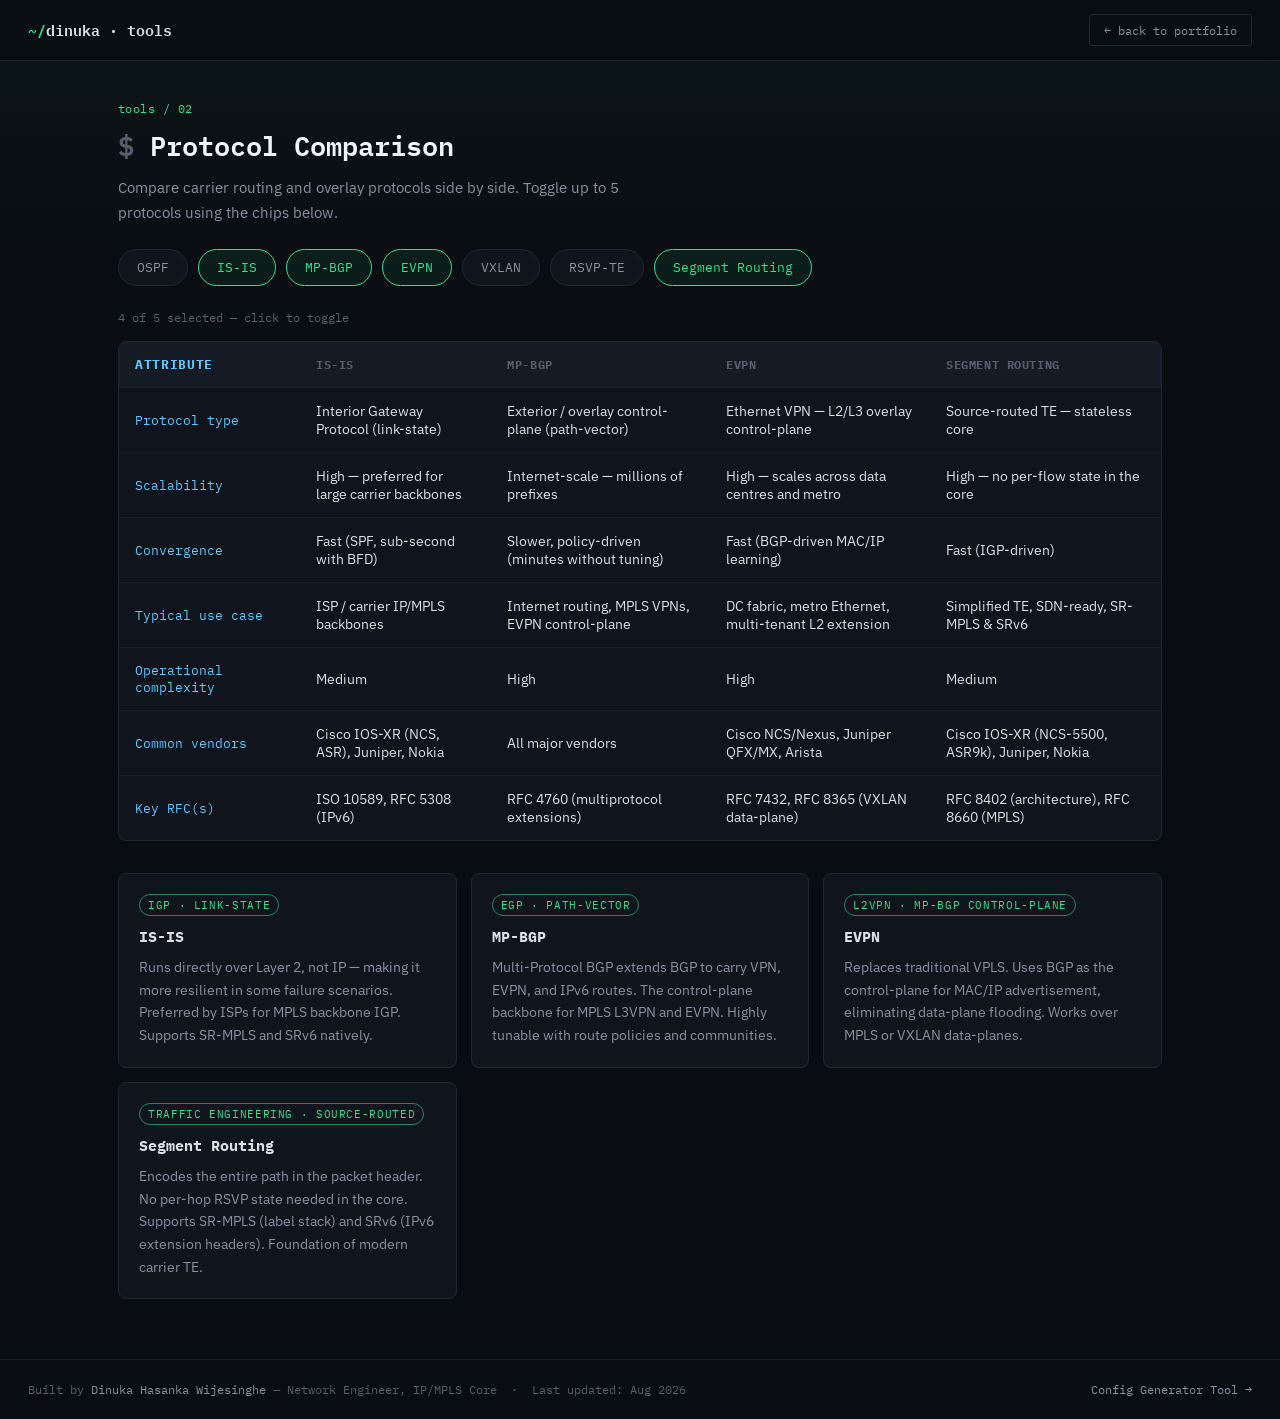
<file: tools/protocol-compare.html>
<!DOCTYPE html>
<html lang="en">
<head>
<meta charset="UTF-8">
<meta name="viewport" content="width=device-width, initial-scale=1.0">
<title>Network Protocol Comparison | OSPF vs IS-IS vs MP-BGP vs EVPN — Dinuka Hasanka Wijesinghe</title>
<meta name="description" content="Interactive comparison of carrier routing protocols — OSPF, IS-IS, MP-BGP, EVPN, VXLAN, RSVP-TE, Segment Routing. Built by Dinuka Hasanka Wijesinghe, IP/MPLS Core Network Engineer.">
<meta name="keywords" content="OSPF vs IS-IS, MP-BGP comparison, EVPN VXLAN, Segment Routing vs RSVP-TE, routing protocol comparison, IP/MPLS, service provider networking, Dinuka Hasanka Wijesinghe, Dinuka Wijesinghe, Dinuka Hasanka, Dinuka, Hasanka">
<meta name="author" content="Dinuka Hasanka Wijesinghe">
<meta name="robots" content="index, follow">
<link rel="canonical" href="https://dinukahasanka.com/tools/protocol-compare.html">

<meta property="og:title" content="Network Protocol Comparison Tool — Dinuka Hasanka Wijesinghe">
<meta property="og:description" content="Compare OSPF, IS-IS, MP-BGP, EVPN, VXLAN, RSVP-TE and Segment Routing side by side.">
<meta property="og:url" content="https://dinukahasanka.com/tools/protocol-compare.html">
<meta property="og:type" content="website">

<script type="application/ld+json">
{
  "@context": "https://schema.org",
  "@type": "WebApplication",
  "name": "Network Protocol Comparison Tool",
  "url": "https://dinukahasanka.com/tools/protocol-compare.html",
  "applicationCategory": "UtilitiesApplication",
  "operatingSystem": "Any (browser-based)",
  "description": "Interactive side-by-side comparison of carrier routing and overlay protocols — OSPF, IS-IS, MP-BGP, EVPN, VXLAN, RSVP-TE and Segment Routing.",
  "offers": {"@type": "Offer", "price": "0", "priceCurrency": "USD"},
  "featureList": [
    "Toggle up to 5 protocols to compare side by side",
    "OSPF, IS-IS, MP-BGP, EVPN, VXLAN, RSVP-TE and Segment Routing",
    "Runs entirely in your browser"
  ],
  "author": {"@type": "Person", "name": "Dinuka Hasanka Wijesinghe", "alternateName": ["Dinuka Wijesinghe", "Dinuka Hasanka", "Dinuka", "Hasanka"], "url": "https://dinukahasanka.com", "sameAs": ["https://www.linkedin.com/in/dinuka-hasanka-wijesinghe-b3315a186"]}
}
</script>
<script type="application/ld+json">
{
  "@context": "https://schema.org",
  "@type": "BreadcrumbList",
  "itemListElement": [
    {"@type": "ListItem", "position": 1, "name": "Dinuka Hasanka Wijesinghe", "item": "https://dinukahasanka.com"},
    {"@type": "ListItem", "position": 2, "name": "Tools", "item": "https://dinukahasanka.com/#tools"},
    {"@type": "ListItem", "position": 3, "name": "Protocol Comparison", "item": "https://dinukahasanka.com/tools/protocol-compare.html"}
  ]
}
</script>

<link rel="preconnect" href="https://fonts.googleapis.com">
<link rel="preconnect" href="https://fonts.gstatic.com" crossorigin>
<link href="https://fonts.googleapis.com/css2?family=IBM+Plex+Mono:wght@400;500;600;700&family=IBM+Plex+Sans:wght@400;500;600;700&display=swap" rel="stylesheet">

<style>
:root{
  --bg:#090c11;--bg-raised:#10151d;--bg-raised-2:#151b25;
  --border:#1f2733;--border-soft:#171e28;
  --text:#d9e0e8;--text-dim:#8891a1;--text-faint:#545e6d;
  --green:#2fe28f;--green-dim:#1c8a5a;--amber:#ffb454;--blue:#5ec8ff;--red:#ff5f56;
  --accent:#2fe28f;--accent-glow:rgba(47,226,143,.35);
  --font-mono:'IBM Plex Mono',ui-monospace,monospace;
  --font-sans:'IBM Plex Sans',-apple-system,sans-serif;
  --radius:3px;
}
*{box-sizing:border-box;margin:0;padding:0}
body{background:var(--bg);color:var(--text);font-family:var(--font-sans);font-size:15px;min-height:100vh;background-image:linear-gradient(180deg,rgba(47,226,143,.05),transparent 280px);}
a{color:inherit;text-decoration:none}

.topbar{display:flex;align-items:center;justify-content:space-between;padding:14px 28px;border-bottom:1px solid var(--border-soft);background:rgba(9,12,17,.85);backdrop-filter:blur(10px);position:sticky;top:0;z-index:50;}
.topbar-logo{font-family:var(--font-mono);font-size:.95rem;font-weight:600}
.topbar-logo span{color:var(--accent)}
.topbar-back{font-family:var(--font-mono);font-size:.78rem;color:var(--text-dim);border:1px solid var(--border);border-radius:var(--radius);padding:7px 14px;transition:border-color .2s,color .2s;}
.topbar-back:hover{border-color:var(--accent);color:var(--accent)}

.page-header{padding:40px 28px 24px;max-width:1100px;margin:0 auto}
.page-tag{font-family:var(--font-mono);font-size:.75rem;color:var(--accent);letter-spacing:.04em;margin-bottom:8px}
.page-title{font-family:var(--font-mono);font-size:1.7rem;font-weight:600;color:#f2f5f8}
.page-title::before{content:'$ ';color:var(--text-faint)}
.page-sub{color:var(--text-dim);font-size:.93rem;margin-top:10px;max-width:60ch;line-height:1.65}

main{max-width:1100px;margin:0 auto;padding:0 28px 60px}

/* chips */
.chips{display:flex;flex-wrap:wrap;gap:10px;margin-bottom:24px}
.chip{
  font-family:var(--font-mono);font-size:.8rem;color:var(--text-dim);
  background:var(--bg-raised);border:1px solid var(--border);border-radius:20px;
  padding:9px 18px;cursor:pointer;transition:border-color .2s,color .2s,background .2s;
  user-select:none;
}
.chip:hover{color:var(--text)}
.chip.active{border-color:var(--accent);color:var(--accent);background:rgba(47,226,143,.08)}
.hint{font-family:var(--font-mono);font-size:.73rem;color:var(--text-faint);margin-bottom:16px}

/* table */
.table-wrap{overflow-x:auto;border:1px solid var(--border);border-radius:8px;background:var(--bg-raised)}
table{width:100%;border-collapse:collapse;font-size:.88rem}
th,td{text-align:left;padding:14px 16px;border-bottom:1px solid var(--border-soft)}
th{
  font-family:var(--font-mono);font-size:.72rem;text-transform:uppercase;
  letter-spacing:.05em;color:var(--text-faint);background:var(--bg-raised-2);
  white-space:nowrap;
}
tr:last-child td{border-bottom:none}
td:first-child,th:first-child{
  font-family:var(--font-mono);color:var(--blue);
  position:sticky;left:0;background:var(--bg-raised);min-width:160px;font-size:.82rem;
}
th:first-child{background:var(--bg-raised-2)}
tr:hover td{background:rgba(255,255,255,.012)}
tr:hover td:first-child{background:var(--bg-raised)}

/* detail cards */
.detail-grid{display:grid;grid-template-columns:repeat(auto-fill,minmax(280px,1fr));gap:14px;margin-top:32px}
.detail-card{background:var(--bg-raised);border:1px solid var(--border);border-radius:8px;padding:20px}
.detail-card h3{font-family:var(--font-mono);font-size:.95rem;color:var(--text);margin-bottom:10px}
.detail-card p{font-size:.86rem;color:var(--text-dim);line-height:1.65}
.detail-card .proto-tag{
  display:inline-block;font-family:var(--font-mono);font-size:.66rem;text-transform:uppercase;
  letter-spacing:.06em;border:1px solid var(--green-dim);color:var(--green);
  padding:3px 8px;border-radius:20px;margin-bottom:10px;
}

.tool-footer{border-top:1px solid var(--border-soft);padding:22px 28px;font-family:var(--font-mono);font-size:.75rem;color:var(--text-faint);display:flex;justify-content:space-between;flex-wrap:wrap;gap:10px}
.tool-footer a{color:var(--text-dim);transition:color .2s}
.tool-footer a:hover{color:var(--accent)}
</style>
</head>
<body>

<div class="topbar">
  <div class="topbar-logo"><span>~/</span>dinuka · tools</div>
  <a href="https://dinukahasanka.com" class="topbar-back">← back to portfolio</a>
</div>

<div class="page-header">
  <p class="page-tag">tools / 02</p>
  <h1 class="page-title">Protocol Comparison</h1>
  <p class="page-sub">
    Compare carrier routing and overlay protocols side by side. Toggle up to 5 protocols using the chips below.
  </p>
</div>

<main>
  <div class="chips" id="chips"></div>
  <p class="hint" id="hint"></p>
  <div class="table-wrap"><table id="compareTable"></table></div>
  <div class="detail-grid" id="detailGrid"></div>
</main>

<footer class="tool-footer">
  <span>Built by <a href="https://dinukahasanka.com">Dinuka Hasanka Wijesinghe</a> — Network Engineer, IP/MPLS Core &nbsp;·&nbsp; Last updated:&nbsp;<span id="pcLastUpdated">Aug 2026</span></span>
  <a href="https://dinukahasanka.com/tools/config-generator.html">Config Generator Tool →</a>
</footer>

<script>
// "Last updated": pulled from the repo's latest commit. Keeps the static
// fallback already in the HTML if the request fails (offline, rate-limited).
(function(){
  const el=document.getElementById('pcLastUpdated');
  if(!el)return;
  fetch('https://api.github.com/repos/dinukainfo92-lang/dinukawijesinghe.github.io/commits?per_page=1')
    .then((res)=>(res.ok?res.json():Promise.reject(res.status)))
    .then((commits)=>{
      const iso=commits&&commits[0]&&commits[0].commit&&commits[0].commit.author&&commits[0].commit.author.date;
      if(!iso)return;
      const date=new Date(iso);
      el.textContent=date.toLocaleDateString('en-US',{month:'short',year:'numeric'});
    })
    .catch(()=>{ /* keep static fallback */ });
})();
</script>

<script>
const PROTOCOLS={
  'OSPF':{
    tag:'IGP · link-state',
    type:'Interior Gateway Protocol (link-state)',
    scalability:'Medium — area-based hierarchy required at scale',
    convergence:'Fast (SPF, sub-second with BFD)',
    useCase:'Enterprise networks, ISP access/aggregation',
    complexity:'Medium',
    vendors:'Cisco IOS/IOS-XR, Juniper JunOS, Nokia SR OS',
    rfc:'RFC 2328 (OSPFv2), RFC 5340 (OSPFv3)',
    detail:'Uses Dijkstra SPF algorithm. Area 0 (backbone) is mandatory. Scales to thousands of routers with area design. Widely supported and easiest to operate.'
  },
  'IS-IS':{
    tag:'IGP · link-state',
    type:'Interior Gateway Protocol (link-state)',
    scalability:'High — preferred for large carrier backbones',
    convergence:'Fast (SPF, sub-second with BFD)',
    useCase:'ISP / carrier IP/MPLS backbones',
    complexity:'Medium',
    vendors:'Cisco IOS-XR (NCS, ASR), Juniper, Nokia',
    rfc:'ISO 10589, RFC 5308 (IPv6)',
    detail:'Runs directly over Layer 2, not IP — making it more resilient in some failure scenarios. Preferred by ISPs for MPLS backbone IGP. Supports SR-MPLS and SRv6 natively.'
  },
  'MP-BGP':{
    tag:'EGP · path-vector',
    type:'Exterior / overlay control-plane (path-vector)',
    scalability:'Internet-scale — millions of prefixes',
    convergence:'Slower, policy-driven (minutes without tuning)',
    useCase:'Internet routing, MPLS VPNs, EVPN control-plane',
    complexity:'High',
    vendors:'All major vendors',
    rfc:'RFC 4760 (multiprotocol extensions)',
    detail:'Multi-Protocol BGP extends BGP to carry VPN, EVPN, and IPv6 routes. The control-plane backbone for MPLS L3VPN and EVPN. Highly tunable with route policies and communities.'
  },
  'EVPN':{
    tag:'L2VPN · MP-BGP control-plane',
    type:'Ethernet VPN — L2/L3 overlay control-plane',
    scalability:'High — scales across data centres and metro',
    convergence:'Fast (BGP-driven MAC/IP learning)',
    useCase:'DC fabric, metro Ethernet, multi-tenant L2 extension',
    complexity:'High',
    vendors:'Cisco NCS/Nexus, Juniper QFX/MX, Arista',
    rfc:'RFC 7432, RFC 8365 (VXLAN data-plane)',
    detail:'Replaces traditional VPLS. Uses BGP as the control-plane for MAC/IP advertisement, eliminating data-plane flooding. Works over MPLS or VXLAN data-planes.'
  },
  'VXLAN':{
    tag:'Overlay · data-plane encapsulation',
    type:'Data-plane encapsulation (UDP/IP)',
    scalability:'Very high — 16M VNIs (24-bit)',
    convergence:'N/A — data-plane only',
    useCase:'Data-centre fabric, cloud multi-tenancy',
    complexity:'Medium',
    vendors:'Cisco Nexus/NCS, Juniper, Arista, open-source',
    rfc:'RFC 7348',
    detail:'Encapsulates Layer 2 frames in UDP/IP packets. Paired with EVPN as its control-plane for production deployments. 24-bit VNI field allows far more segments than traditional VLANs.'
  },
  'RSVP-TE':{
    tag:'Traffic engineering · signalling',
    type:'Traffic-engineering — per-LSP signalling',
    scalability:'Medium — per-flow state on every router',
    convergence:'Medium (tunnel re-optimisation on failure)',
    useCase:'Strict bandwidth-guaranteed TE tunnels (voice, video)',
    complexity:'High',
    vendors:'Cisco IOS-XR, Juniper, Nokia',
    rfc:'RFC 3209',
    detail:'Creates explicitly routed Label Switched Paths with bandwidth reservation. Requires state on every router along the path (soft-state). Being replaced by Segment Routing in most new designs.'
  },
  'Segment Routing':{
    tag:'Traffic engineering · source-routed',
    type:'Source-routed TE — stateless core',
    scalability:'High — no per-flow state in the core',
    convergence:'Fast (IGP-driven)',
    useCase:'Simplified TE, SDN-ready, SR-MPLS & SRv6',
    complexity:'Medium',
    vendors:'Cisco IOS-XR (NCS-5500, ASR9k), Juniper, Nokia',
    rfc:'RFC 8402 (architecture), RFC 8660 (MPLS)',
    detail:'Encodes the entire path in the packet header. No per-hop RSVP state needed in the core. Supports SR-MPLS (label stack) and SRv6 (IPv6 extension headers). Foundation of modern carrier TE.'
  }
};

const ROWS=[
  {key:'type',label:'Protocol type'},
  {key:'scalability',label:'Scalability'},
  {key:'convergence',label:'Convergence'},
  {key:'useCase',label:'Typical use case'},
  {key:'complexity',label:'Operational complexity'},
  {key:'vendors',label:'Common vendors'},
  {key:'rfc',label:'Key RFC(s)'},
];

let selected=['IS-IS','MP-BGP','EVPN','Segment Routing'];

function renderChips(){
  const container=document.getElementById('chips');
  container.innerHTML=Object.keys(PROTOCOLS).map(name=>
    `<div class="chip${selected.includes(name)?' active':''}" data-p="${name}">${name}</div>`
  ).join('');
  container.querySelectorAll('.chip').forEach(c=>{
    c.onclick=()=>{
      const p=c.getAttribute('data-p');
      if(selected.includes(p)){if(selected.length>1)selected=selected.filter(x=>x!==p);}
      else if(selected.length<5)selected.push(p);
      renderChips();renderTable();renderCards();
    };
  });
  document.getElementById('hint').textContent=
    `${selected.length} of 5 selected — click to toggle`;
}

function renderTable(){
  const tbl=document.getElementById('compareTable');
  const head='<tr><th>Attribute</th>'+selected.map(p=>`<th>${p}</th>`).join('')+'</tr>';
  const body=ROWS.map(row=>
    '<tr><td>'+row.label+'</td>'+selected.map(p=>`<td>${PROTOCOLS[p][row.key]}</td>`).join('')+'</tr>'
  ).join('');
  tbl.innerHTML=head+body;
}

function renderCards(){
  const grid=document.getElementById('detailGrid');
  grid.innerHTML=selected.map(p=>{
    const d=PROTOCOLS[p];
    return`<div class="detail-card">
      <span class="proto-tag">${d.tag}</span>
      <h3>${p}</h3>
      <p>${d.detail}</p>
    </div>`;
  }).join('');
}

renderChips();renderTable();renderCards();
</script>
</body>
</html>
</file>
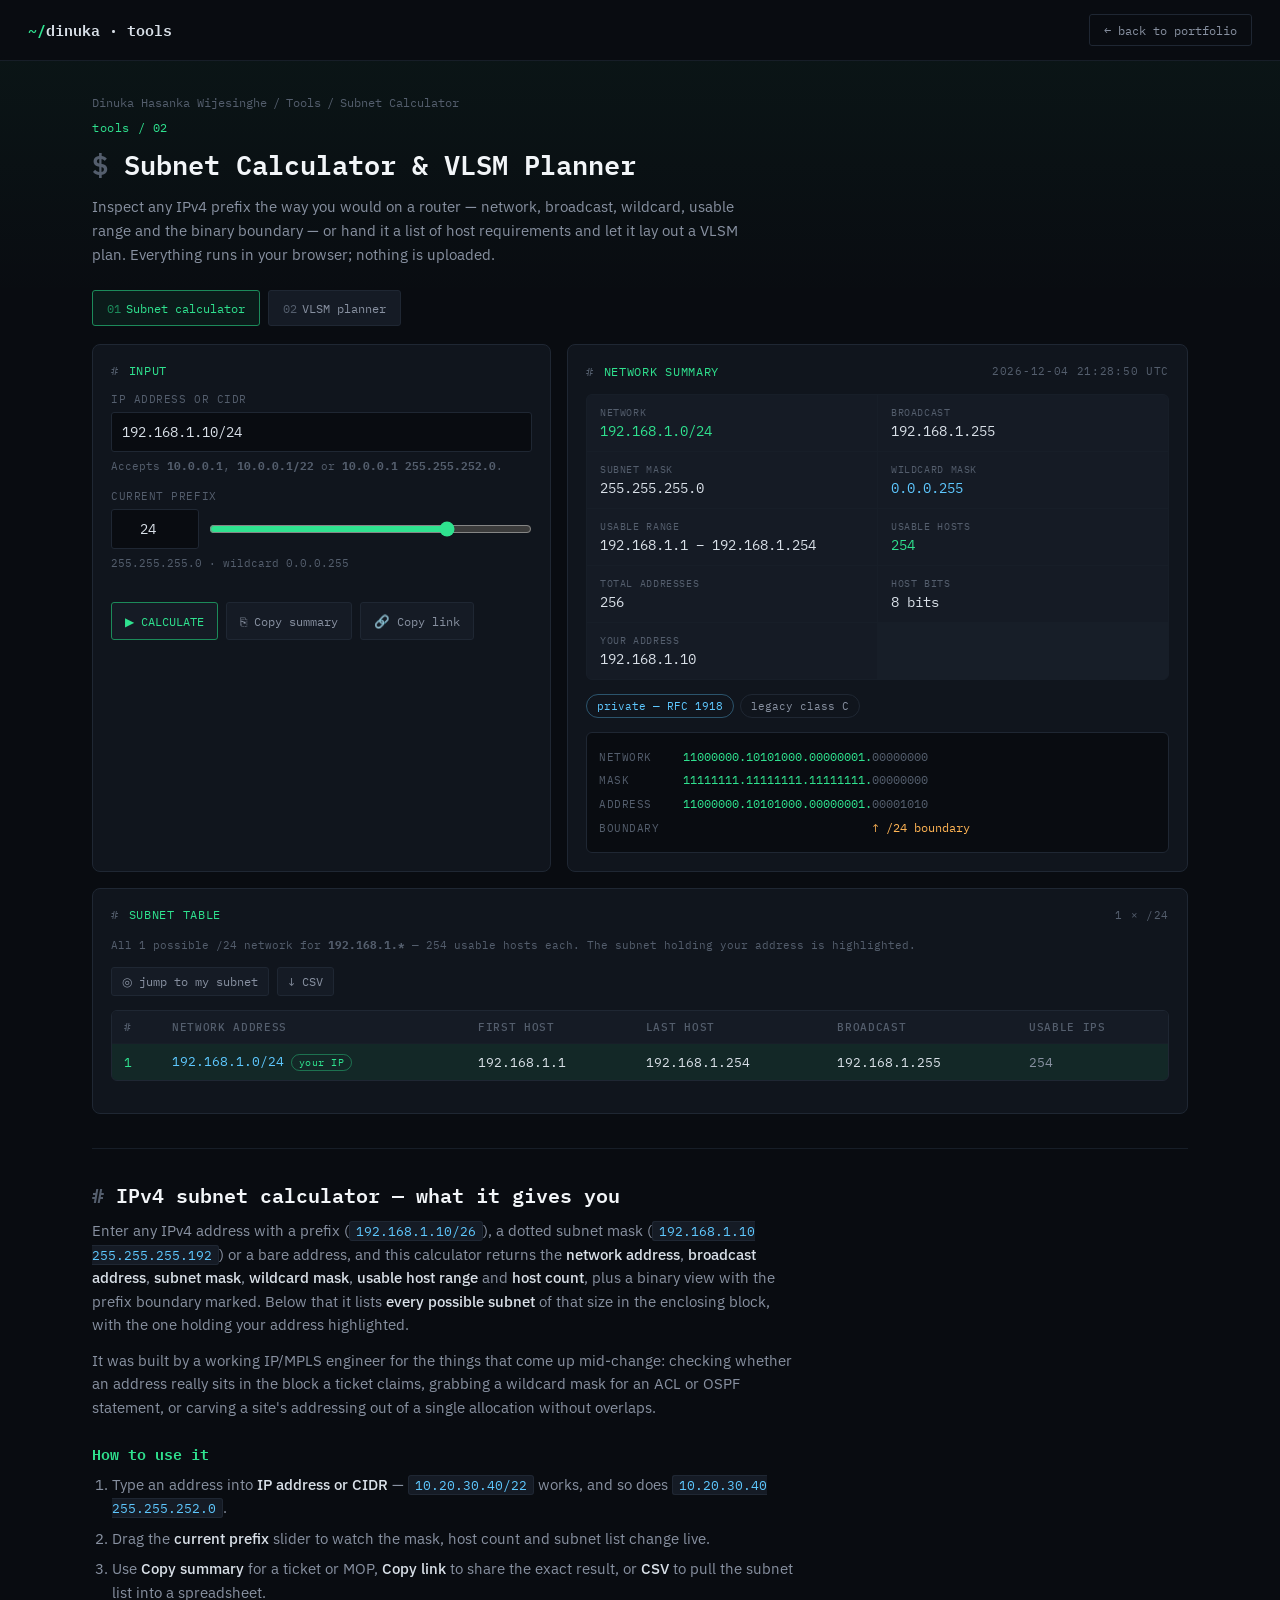
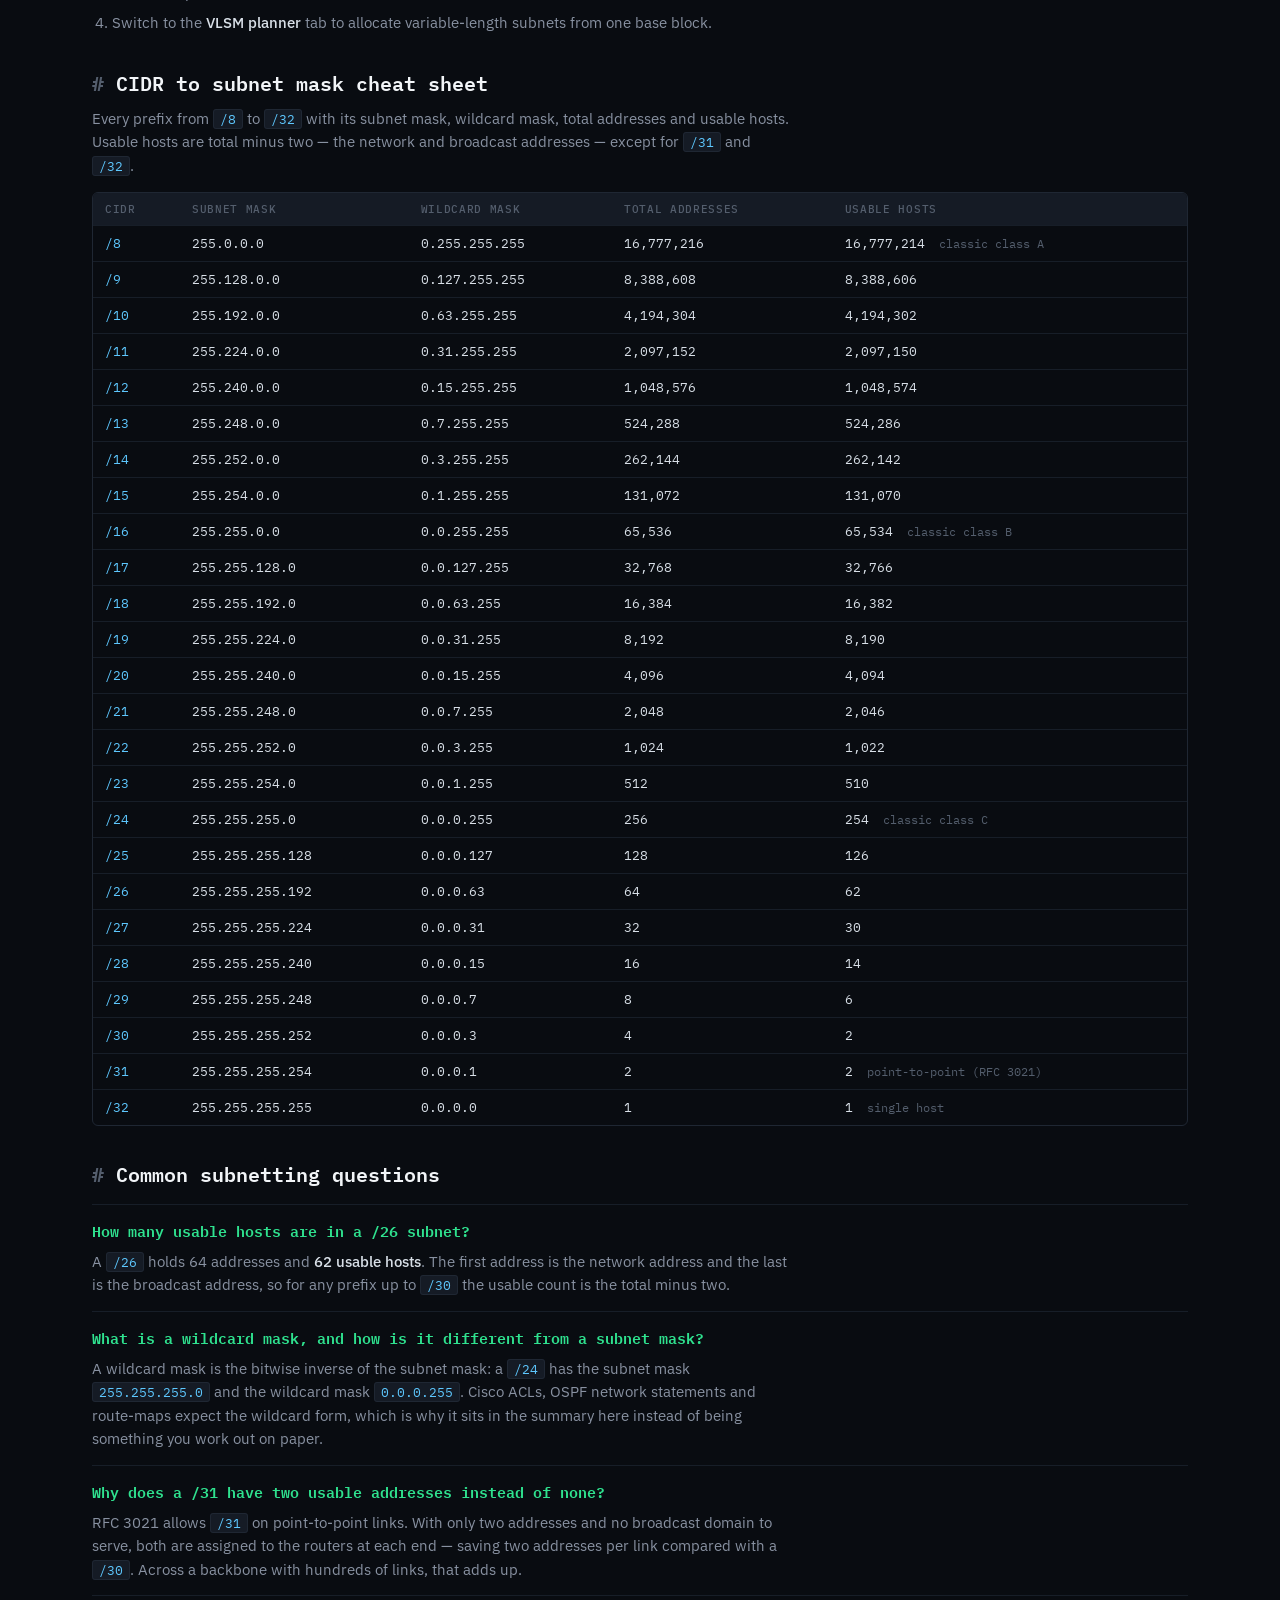
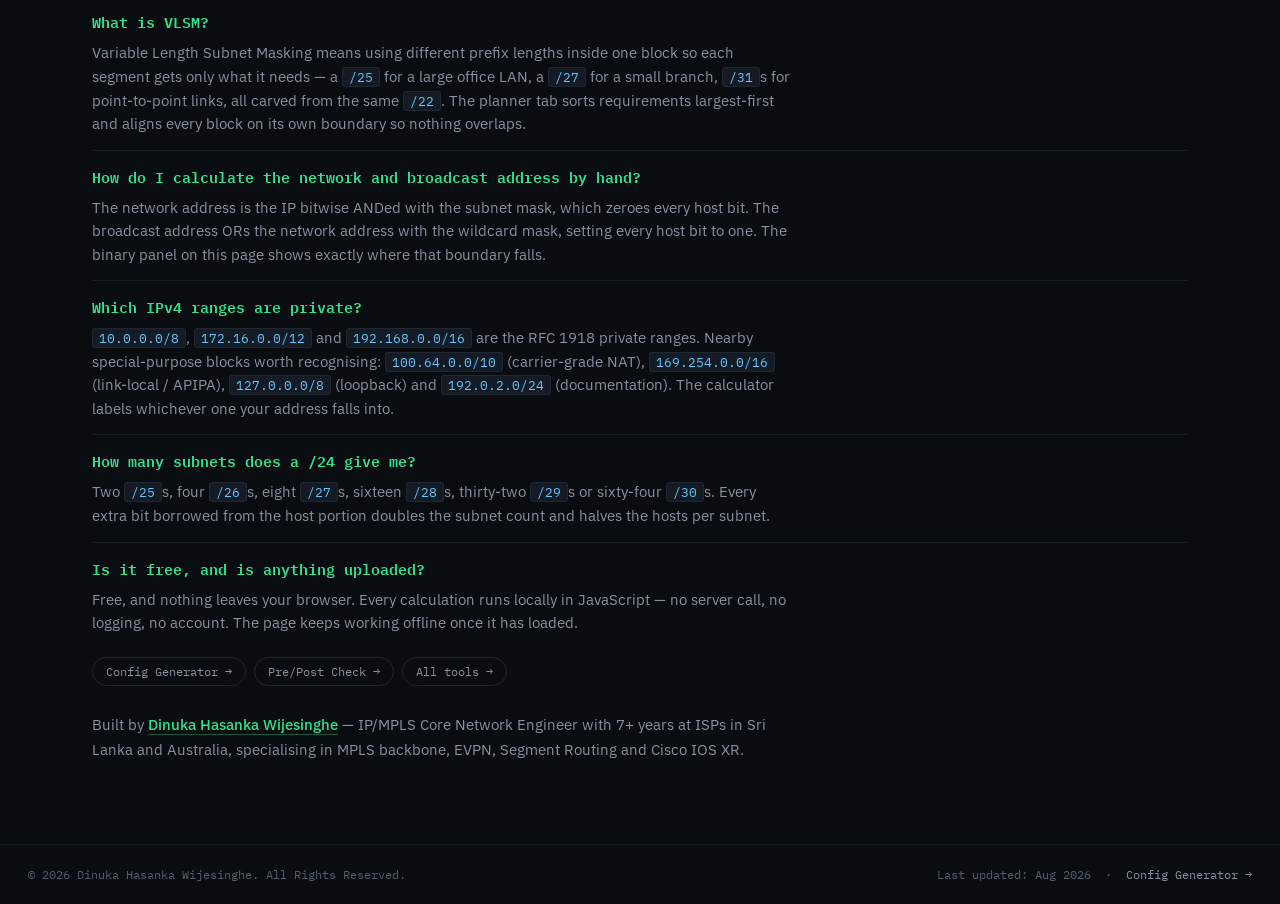
<file: tools/subnet-calculator.html>
<!DOCTYPE html>
<html lang="en">
<head>
<meta charset="utf-8">
<meta name="viewport" content="width=device-width,initial-scale=1">
<title>Subnet Calculator — IPv4 CIDR, Wildcard Mask &amp; VLSM | Dinuka Hasanka Wijesinghe</title>
<meta name="description" content="Free IPv4 subnet calculator: network address, broadcast, subnet mask, wildcard mask, usable hosts and every possible subnet — plus a VLSM planner and CIDR cheat sheet. Built by Dinuka Hasanka Wijesinghe.">
<meta name="keywords" content="subnet calculator, IPv4 subnet calculator, CIDR calculator, VLSM calculator, VLSM planner, wildcard mask calculator, subnet mask cheat sheet, CIDR to subnet mask, usable hosts per subnet, network and broadcast address calculator, network engineer tools, Dinuka Hasanka Wijesinghe, Dinuka Wijesinghe, Dinuka Hasanka, Dinuka, Hasanka">
<meta name="author" content="Dinuka Hasanka Wijesinghe">
<meta name="robots" content="index, follow, max-snippet:-1, max-image-preview:large">
<meta name="theme-color" content="#090c11">
<link rel="canonical" href="https://dinukahasanka.com/tools/subnet-calculator.html">
<meta property="og:type" content="website">
<meta property="og:title" content="Subnet Calculator — IPv4 CIDR, Wildcard Mask &amp; VLSM Planner">
<meta property="og:description" content="Inspect network/broadcast/wildcard/binary for any prefix and plan VLSM allocations. Browser-only, nothing uploaded.">
<meta property="og:url" content="https://dinukahasanka.com/tools/subnet-calculator.html">
<meta property="og:image" content="https://dinukahasanka.com/favicon-192.png">
<meta name="twitter:card" content="summary">
<meta name="twitter:title" content="Subnet Calculator &amp; VLSM Planner — NetEng Tools">
<meta name="twitter:description" content="IPv4 subnetting, wildcard masks, binary boundaries and VLSM allocation — free, runs in your browser.">
<meta name="twitter:image" content="https://dinukahasanka.com/favicon-192.png">
<script type="application/ld+json">
{
  "@context": "https://schema.org",
  "@type": "WebApplication",
  "name": "Subnet Calculator & VLSM Planner",
  "url": "https://dinukahasanka.com/tools/subnet-calculator.html",
  "applicationCategory": "UtilitiesApplication",
  "operatingSystem": "Any (browser-based)",
  "browserRequirements": "Requires JavaScript",
  "description": "Free IPv4 subnet calculator and VLSM planner: network address, broadcast, subnet mask, wildcard mask, usable host range, binary breakdown and every possible subnet of a prefix.",
  "offers": {"@type": "Offer", "price": "0", "priceCurrency": "USD"},
  "featureList": [
    "IPv4 subnet calculator with IP, CIDR or dotted subnet mask input",
    "Network address, broadcast address and usable host range",
    "Subnet mask and wildcard mask for ACLs",
    "Binary breakdown with the prefix boundary marked",
    "All possible subnets of a prefix with first host, last host and broadcast",
    "VLSM planner that allocates variable-length subnets from a base block",
    "CIDR to subnet mask cheat sheet from /8 to /32",
    "CSV export and shareable result links"
  ],
  "author": {"@type": "Person", "name": "Dinuka Hasanka Wijesinghe", "alternateName": ["Dinuka Wijesinghe", "Dinuka Hasanka", "Dinuka", "Hasanka"], "url": "https://dinukahasanka.com", "sameAs": ["https://www.linkedin.com/in/dinuka-hasanka-wijesinghe-b3315a186"]}
}
</script>
<script type="application/ld+json">
{
  "@context": "https://schema.org",
  "@type": "BreadcrumbList",
  "itemListElement": [
    {"@type": "ListItem", "position": 1, "name": "Dinuka Hasanka Wijesinghe", "item": "https://dinukahasanka.com"},
    {"@type": "ListItem", "position": 2, "name": "Tools", "item": "https://dinukahasanka.com/#tools"},
    {"@type": "ListItem", "position": 3, "name": "Subnet Calculator", "item": "https://dinukahasanka.com/tools/subnet-calculator.html"}
  ]
}
</script>
<script type="application/ld+json">
{
  "@context": "https://schema.org",
  "@type": "FAQPage",
  "mainEntity": [
    {"@type": "Question", "name": "How many usable hosts are in a /26 subnet?",
     "acceptedAnswer": {"@type": "Answer", "text": "A /26 contains 64 addresses, of which 62 are usable for hosts. The first address is the network address and the last is the broadcast address, so usable hosts are the total minus two for any prefix up to /30."}},
    {"@type": "Question", "name": "What is a wildcard mask and how is it different from a subnet mask?",
     "acceptedAnswer": {"@type": "Answer", "text": "A wildcard mask is the bitwise inverse of the subnet mask. A /24 has the subnet mask 255.255.255.0 and the wildcard mask 0.0.0.255. Cisco access control lists, OSPF network statements and route-maps take wildcard masks rather than subnet masks."}},
    {"@type": "Question", "name": "Why does a /31 have two usable addresses instead of none?",
     "acceptedAnswer": {"@type": "Answer", "text": "RFC 3021 allows a /31 to be used on point-to-point links. Because there are only two addresses and no broadcast domain to serve, both are assigned to the two routers, saving two addresses per link compared with a /30."}},
    {"@type": "Question", "name": "What is VLSM?",
     "acceptedAnswer": {"@type": "Answer", "text": "Variable Length Subnet Masking means using different prefix lengths inside one address block so each segment gets only the addresses it needs. A site might use a /25 for a large office LAN, a /27 for a small branch and /31s for point-to-point links, all carved out of the same /22."}},
    {"@type": "Question", "name": "How do I calculate the network and broadcast address?",
     "acceptedAnswer": {"@type": "Answer", "text": "The network address is the IP address bitwise ANDed with the subnet mask, which sets every host bit to zero. The broadcast address sets every host bit to one, so it equals the network address ORed with the wildcard mask."}},
    {"@type": "Question", "name": "Which IPv4 ranges are private?",
     "acceptedAnswer": {"@type": "Answer", "text": "RFC 1918 reserves 10.0.0.0/8, 172.16.0.0/12 and 192.168.0.0/16 for private use. Related special ranges include 100.64.0.0/10 for carrier-grade NAT, 169.254.0.0/16 for link-local addresses and 127.0.0.0/8 for loopback."}},
    {"@type": "Question", "name": "How many subnets does a /24 give me?",
     "acceptedAnswer": {"@type": "Answer", "text": "It depends on the new prefix length. Splitting a /24 gives 2 /25s, 4 /26s, 8 /27s, 16 /28s, 32 /29s or 64 /30s. Each extra bit borrowed from the host portion doubles the number of subnets and halves the hosts per subnet."}},
    {"@type": "Question", "name": "Is this subnet calculator free and is my data uploaded anywhere?",
     "acceptedAnswer": {"@type": "Answer", "text": "It is free and no data leaves the browser. All calculations run locally in JavaScript, so nothing about the addresses you enter is sent to a server or logged."}}
  ]
}
</script>
<link rel="icon" type="image/png" sizes="32x32" href="../favicon-32.png">
<link rel="icon" type="image/png" sizes="192x192" href="../favicon-192.png">
<link rel="icon" type="image/svg+xml" href="../favicon.svg">
<link rel="apple-touch-icon" sizes="192x192" href="../favicon-192.png">
<link rel="shortcut icon" href="../favicon-32.png">
<link rel="preconnect" href="https://fonts.googleapis.com">
<link rel="preconnect" href="https://fonts.gstatic.com" crossorigin>
<link href="https://fonts.googleapis.com/css2?family=IBM+Plex+Mono:wght@400;500;600&family=IBM+Plex+Sans:wght@400;500;600&display=swap" rel="stylesheet">
<style>
:root{
  --bg:#090c11;--raised:#10151d;--raised2:#151b25;--border:#1f2733;--border-soft:#171e28;
  --text:#d9e0e8;--dim:#8891a1;--faint:#545e6d;
  --green:#2fe28f;--green-dim:#1c8a5a;--blue:#5ec8ff;--amber:#ffb454;--red:#ff5f56;
  --mono:'IBM Plex Mono',ui-monospace,Consolas,monospace;
  --sans:'IBM Plex Sans',-apple-system,BlinkMacSystemFont,'Segoe UI',sans-serif;
}
*{box-sizing:border-box;margin:0;padding:0}
body{
  min-height:100vh;background:var(--bg);color:var(--text);
  font:15px/1.6 var(--sans);-webkit-font-smoothing:antialiased;
  background-image:linear-gradient(180deg,rgba(47,226,143,.05),transparent 300px);
}
a{color:inherit;text-decoration:none}
::selection{background:rgba(47,226,143,.3);color:#fff}
:focus-visible{outline:2px solid var(--green);outline-offset:2px;border-radius:2px}

/* topbar */
.topbar{display:flex;align-items:center;justify-content:space-between;gap:12px;
  padding:14px 28px;border-bottom:1px solid var(--border-soft);background:rgba(9,12,17,.9);
  position:sticky;top:0;z-index:20;backdrop-filter:blur(6px)}
.topbar-logo{font:600 .95rem var(--mono);color:var(--text);transition:opacity .2s}
.topbar-logo:hover{opacity:.8}
.topbar-logo span{color:var(--green)}
.topbar-right{display:flex;align-items:center;gap:10px}
.topbar-back{font:.78rem var(--mono);color:var(--dim);border:1px solid var(--border);border-radius:3px;padding:7px 14px;transition:border-color .2s,color .2s}
.topbar-back:hover{border-color:var(--green);color:var(--green)}

main{max-width:min(90vw,1600px);margin:auto;padding:34px 28px 70px}
.crumb{font:.75rem var(--mono);color:var(--faint);margin-bottom:10px}
.crumb i{font-style:normal;margin:0 6px}
.crumb a{color:var(--faint);transition:color .2s}.crumb a:hover{color:var(--green)}
.tag{font:.75rem var(--mono);letter-spacing:.05em;color:var(--green);margin-bottom:8px}
h1{font:600 1.7rem var(--mono);color:#f2f5f8}h1::before{content:"$ ";color:var(--faint)}
.sub{margin-top:10px;max-width:74ch;color:var(--dim);font-size:.93rem}

/* tabs */
.tabs{display:flex;gap:8px;margin:24px 0 18px;flex-wrap:wrap}
.tab{font:.78rem var(--mono);color:var(--dim);background:var(--raised2);border:1px solid var(--border);
  border-radius:3px;padding:9px 14px;cursor:pointer;transition:border-color .2s,color .2s}
.tab:hover{color:var(--text)}
.tab.active{border-color:var(--green-dim);color:var(--green);background:rgba(47,226,143,.07)}
.tab-num{color:var(--faint);margin-right:5px}
.tab.active .tab-num{color:var(--green-dim)}
.panel{display:none}.panel.active{display:block}

.card{background:var(--raised);border:1px solid var(--border);border-radius:8px;padding:18px}
.eyebrow{font:.72rem var(--mono);color:var(--green);text-transform:uppercase;letter-spacing:.06em;margin-bottom:14px;display:flex;align-items:center;justify-content:space-between;gap:10px;flex-wrap:wrap}
.eyebrow::before{content:"# ";color:var(--faint)}
.eyebrow>span:first-of-type{flex:1}

.grid{display:grid;grid-template-columns:minmax(0,.85fr) minmax(0,1.15fr);gap:16px}
.field{display:flex;flex-direction:column;gap:6px;margin-top:14px}
.field:first-of-type{margin-top:0}
label{font:.68rem var(--mono);color:var(--faint);letter-spacing:.05em;text-transform:uppercase}
input,select{width:100%;background:var(--bg);border:1px solid var(--border);border-radius:3px;color:var(--text);
  padding:10px;font:.85rem var(--mono);outline:0}
input:focus,select:focus{border-color:var(--green)}
input.bad{border-color:var(--red);color:var(--red)}
input[type=range]{padding:0;height:26px;accent-color:var(--green);background:transparent;border:0}
.prefix-row{display:grid;grid-template-columns:88px 1fr;gap:10px;align-items:center}
.prefix-row .pfx{text-align:center}
.hint{font:.68rem var(--mono);color:var(--faint);line-height:1.5}
.err-msg{font:.72rem var(--mono);color:var(--red);min-height:1.1em}

.btnrow{display:flex;gap:8px;margin-top:18px;flex-wrap:wrap}
button{font:.78rem var(--mono);background:var(--raised2);border:1px solid var(--border);border-radius:3px;
  padding:10px 13px;color:var(--dim);cursor:pointer;transition:border-color .2s,color .2s}
button:hover{border-color:var(--text);color:var(--text)}
button:disabled{opacity:.45;cursor:not-allowed}
button.primary{border-color:var(--green-dim);color:var(--green)}
button.primary:hover{border-color:var(--green);color:#fff;background:rgba(47,226,143,.08)}
button.mini{padding:6px 10px;font-size:.72rem}

/* summary */
.sum{display:grid;grid-template-columns:repeat(2,minmax(0,1fr));gap:1px;background:var(--border-soft);
  border:1px solid var(--border-soft);border-radius:6px;overflow:hidden}
.sum div{background:var(--raised2);padding:11px 13px;display:flex;flex-direction:column;gap:3px;min-width:0}
.sum dt{font:.64rem var(--mono);color:var(--faint);text-transform:uppercase;letter-spacing:.06em}
.sum dd{font:.88rem var(--mono);color:var(--text);word-break:break-all}
.sum dd.hl{color:var(--green)}
.sum dd.blue{color:var(--blue)}

.chips{display:flex;flex-wrap:wrap;gap:6px;margin-top:14px}
.chip{font:.68rem var(--mono);border:1px solid var(--border);border-radius:20px;padding:4px 10px;color:var(--dim)}
.chip.private{border-color:rgba(94,200,255,.35);color:var(--blue)}
.chip.public{border-color:rgba(47,226,143,.35);color:var(--green)}
.chip.special{border-color:rgba(255,180,84,.4);color:var(--amber)}

/* binary */
.bin{margin-top:14px;background:var(--bg);border:1px solid var(--border);border-radius:6px;padding:12px;overflow-x:auto}
.bin-row{font:.78rem/1.9 var(--mono);white-space:pre;display:flex;gap:10px;align-items:baseline}
.bin-lbl{color:var(--faint);min-width:74px;font-size:.68rem;text-transform:uppercase;letter-spacing:.05em}
.bin-net{color:var(--green)}
.bin-host{color:var(--faint)}
.bin-mark{color:var(--amber)}

/* tables */
.tablewrap{margin-top:14px;border:1px solid var(--border);border-radius:6px;overflow:auto;max-height:560px}
table{width:100%;border-collapse:collapse;font:.8rem var(--mono)}
th,td{padding:9px 12px;text-align:left;border-bottom:1px solid var(--border-soft);white-space:nowrap}
th{position:sticky;top:0;background:var(--raised2);color:var(--faint);font-weight:500;font-size:.7rem;
  text-transform:uppercase;letter-spacing:.06em;z-index:1}
tbody tr:hover{background:rgba(255,255,255,.02)}
tbody tr:last-child td{border-bottom:none}
td.idx{color:var(--faint)}
td.net{color:var(--blue)}
tr.here{background:rgba(47,226,143,.09)}
tr.here td{border-color:rgba(47,226,143,.2)}
tr.here td.idx{color:var(--green)}
td.role{color:var(--faint)}
td.usable-n{color:var(--dim)}
td.role.usable{color:var(--green-dim)}
.here-badge{display:inline-block;margin-left:7px;font-size:.62rem;letter-spacing:.05em;color:var(--green);
  border:1px solid rgba(47,226,143,.4);border-radius:20px;padding:1px 7px}

.toolbar{display:flex;align-items:center;gap:8px;flex-wrap:wrap;margin-top:14px}
.toolbar .spacer{flex:1}
.pageinfo{font:.72rem var(--mono);color:var(--faint)}

/* vlsm */
.req-row{display:grid;grid-template-columns:1fr 130px 36px;gap:8px;margin-top:8px}
.req-row input{margin:0}
.rm{background:transparent;border:1px solid var(--border);color:var(--faint);padding:0;font-size:1rem}
.rm:hover{border-color:var(--red);color:var(--red)}
.alloc-ok{color:var(--green)}.alloc-warn{color:var(--amber)}.alloc-bad{color:var(--red)}
.notice{margin-top:14px;font:.75rem/1.6 var(--mono);color:var(--amber)}
.notice.ok{color:var(--green)}

/* ── reference / SEO content ── */
.sc-content{border-top:1px solid var(--border-soft);margin-top:34px;padding-top:30px}
.sc-content h2{font:600 1.25rem var(--mono);color:#f2f5f8;margin-bottom:8px}
.sc-content h2::before{content:"# ";color:var(--faint)}
.sc-content h3{font:600 .95rem var(--mono);color:var(--green);margin:22px 0 6px}
.sc-content p{color:var(--dim);font-size:.92rem;max-width:78ch;margin-bottom:12px}
.sc-content ol,.sc-content ul{color:var(--dim);font-size:.92rem;max-width:78ch;margin:0 0 12px 20px}
.sc-content li{margin-bottom:7px}
.sc-content b{color:var(--text);font-weight:500}
.sc-content code{font:.85em var(--mono);color:var(--blue);background:var(--raised2);
  border:1px solid var(--border);border-radius:3px;padding:1px 6px}
.sc-content a{color:var(--green);border-bottom:1px solid rgba(47,226,143,.3)}
.sc-content a:hover{border-bottom-color:var(--green)}
.sc-block{margin-top:32px}
.sc-cidr{color:var(--blue)}
.sc-note{color:var(--faint);font-size:.72rem;margin-left:6px}
.sc-faq{border-top:1px solid var(--border-soft);padding-top:14px;margin-top:14px}
.sc-faq h3{margin-top:0}
.sc-credit{margin-top:26px;color:var(--faint);font:.78rem/1.7 var(--sans);max-width:78ch}
.sc-credit a{
  color:var(--green);font-weight:500;
  border-bottom:1px solid rgba(47,226,143,.35);
  transition:color .2s,border-color .2s;
}
.sc-credit a:hover{color:#7dffbe;border-bottom-color:var(--green)}
.sc-links{display:flex;gap:8px;flex-wrap:wrap;margin-top:22px}
.sc-links a{font:.75rem var(--mono);color:var(--dim);border:1px solid var(--border);
  border-radius:20px;padding:6px 13px;transition:border-color .2s,color .2s}
.sc-links a:hover{border-color:var(--green);color:var(--green)}
.tool-footer{
  border-top:1px solid var(--border-soft);padding:22px 28px;
  font:.75rem var(--mono);color:var(--faint);
  display:flex;justify-content:space-between;flex-wrap:wrap;gap:10px;
}
.tool-footer a{color:var(--dim);transition:color .2s}
.tool-footer a:hover{color:var(--green)}
.toast{position:fixed;left:50%;bottom:26px;transform:translate(-50%,14px);opacity:0;pointer-events:none;
  background:var(--raised2);border:1px solid var(--green-dim);color:var(--green);border-radius:4px;
  padding:10px 16px;font:.78rem var(--mono);transition:opacity .2s,transform .2s;z-index:60}
.toast.show{opacity:1;transform:translate(-50%,0)}

@media(max-width:860px){
  .tool-footer{flex-direction:column;align-items:flex-start;padding:20px 14px}
  .grid{grid-template-columns:minmax(0,1fr)}
  .topbar{padding:12px 14px}
  main{width:calc(100% - 24px);padding-top:26px}
  .sum{grid-template-columns:minmax(0,1fr)}
  .req-row{grid-template-columns:1fr 100px 36px}
}
@media(prefers-reduced-motion:reduce){*{transition:none!important}}
</style>
</head>
<body>

<div class="topbar">
  <a href="https://dinukahasanka.com" class="topbar-logo"><span>~/</span>dinuka · tools</a>
  <div class="topbar-right">
    <a href="https://dinukahasanka.com" class="topbar-back">← back to portfolio</a>
  </div>
</div>

<main>
  <nav class="crumb" aria-label="Breadcrumb">
    <a href="https://dinukahasanka.com">Dinuka Hasanka Wijesinghe</a><i>/</i><a href="https://dinukahasanka.com/#tools">Tools</a><i>/</i><span aria-current="page">Subnet Calculator</span>
  </nav>
  <div class="tag">tools / 02</div>
  <h1>Subnet Calculator &amp; VLSM Planner</h1>
  <p class="sub">Inspect any IPv4 prefix the way you would on a router — network, broadcast, wildcard, usable range and the binary boundary — or hand it a list of host requirements and let it lay out a VLSM plan. Everything runs in your browser; nothing is uploaded.</p>

  <div class="tabs" role="tablist">
    <button class="tab active" role="tab" data-panel="calc"><span class="tab-num">01</span>Subnet calculator</button>
    <button class="tab" role="tab" data-panel="vlsm"><span class="tab-num">02</span>VLSM planner</button>
  </div>

  <!-- ══════════ PANEL 1 — CALCULATOR ══════════ -->
  <section class="panel active" id="panel-calc">
    <div class="grid">
      <div class="card">
        <div class="eyebrow"><span>Input</span></div>

        <div class="field">
          <label for="ip">IP address or CIDR</label>
          <input id="ip" value="192.168.1.10/24" placeholder="192.168.1.10/24 or 10.0.0.0 255.0.0.0" autocomplete="off" spellcheck="false">
          <p class="hint">Accepts <b>10.0.0.1</b>, <b>10.0.0.1/22</b> or <b>10.0.0.1 255.255.252.0</b>.</p>
        </div>

        <div class="field">
          <label for="cur">Current prefix</label>
          <div class="prefix-row">
            <input class="pfx" id="cur" type="number" min="0" max="32" value="24">
            <input id="curRange" type="range" min="0" max="32" value="24" aria-label="Current prefix slider">
          </div>
          <p class="hint" id="curMask">255.255.255.0 · wildcard 0.0.0.255</p>
        </div>

        <p class="err-msg" id="err"></p>

        <div class="btnrow">
          <button class="primary" id="calcBtn">▶ CALCULATE</button>
          <button id="copySum">⎘ Copy summary</button>
          <button id="shareBtn">🔗 Copy link</button>
        </div>
      </div>

      <div class="card">
        <div class="eyebrow"><span>Network summary</span><span class="hint" id="stamp"></span></div>
        <dl class="sum" id="sum"></dl>
        <div class="chips" id="chips"></div>
        <div class="bin" id="bin"></div>
      </div>
    </div>

    <div class="card" style="margin-top:16px">
      <div class="eyebrow"><span>Subnet table</span><span class="hint" id="tblMeta"></span></div>
      <p class="hint" id="tblSub"></p>

      <div class="toolbar">
        <button class="mini" id="findMine">◎ jump to my subnet</button>
        <button class="mini" id="csvBtn">↓ CSV</button>
      </div>

      <div class="tablewrap"><table id="tbl"></table></div>
      <p class="notice" id="tblNotice"></p>
    </div>
  </section>

  <!-- ══════════ PANEL 2 — VLSM ══════════ -->
  <section class="panel" id="panel-vlsm">
    <div class="grid">
      <div class="card">
        <div class="eyebrow"><span>Requirements</span></div>

        <div class="field">
          <label for="vBase">Base network (CIDR)</label>
          <input id="vBase" value="10.10.0.0/22" placeholder="10.10.0.0/22" autocomplete="off" spellcheck="false">
        </div>

        <div class="field">
          <label>Segments — name and usable hosts needed</label>
          <div id="reqs"></div>
        </div>

        <div class="btnrow">
          <button id="addReq">+ Add segment</button>
          <button class="primary" id="vlsmBtn">▶ ALLOCATE</button>
          <button id="vlsmCsv">↓ CSV</button>
        </div>
        <p class="err-msg" id="vErr"></p>
        <p class="hint" style="margin-top:10px">Largest requirement is placed first, so blocks pack tightly with no gaps between them. A /31 is treated as 2 usable (RFC 3021) and a /32 as 1.</p>
      </div>

      <div class="card">
        <div class="eyebrow"><span>Allocation plan</span><span class="hint" id="vMeta"></span></div>
        <div class="tablewrap" style="max-height:none"><table id="vTbl"></table></div>
        <p class="notice" id="vNotice"></p>
      </div>
    </div>
  </section>

  <section class="sc-content" id="about-subnetting">
    <h2>IPv4 subnet calculator — what it gives you</h2>
    <p>
      Enter any IPv4 address with a prefix (<code>192.168.1.10/26</code>), a dotted subnet mask
      (<code>192.168.1.10 255.255.255.192</code>) or a bare address, and this calculator returns the
      <b>network address</b>, <b>broadcast address</b>, <b>subnet mask</b>, <b>wildcard mask</b>,
      <b>usable host range</b> and <b>host count</b>, plus a binary view with the prefix boundary marked.
      Below that it lists <b>every possible subnet</b> of that size in the enclosing block, with the one
      holding your address highlighted.
    </p>
    <p>
      It was built by a working IP/MPLS engineer for the things that come up mid-change: checking whether
      an address really sits in the block a ticket claims, grabbing a wildcard mask for an ACL or OSPF
      statement, or carving a site's addressing out of a single allocation without overlaps.
    </p>

    <h3>How to use it</h3>
    <ol>
      <li>Type an address into <b>IP address or CIDR</b> — <code>10.20.30.40/22</code> works, and so does
        <code>10.20.30.40 255.255.252.0</code>.</li>
      <li>Drag the <b>current prefix</b> slider to watch the mask, host count and subnet list change live.</li>
      <li>Use <b>Copy summary</b> for a ticket or MOP, <b>Copy link</b> to share the exact result, or
        <b>CSV</b> to pull the subnet list into a spreadsheet.</li>
      <li>Switch to the <b>VLSM planner</b> tab to allocate variable-length subnets from one base block.</li>
    </ol>

    <div class="sc-block">
      <h2>CIDR to subnet mask cheat sheet</h2>
      <p>
        Every prefix from <code>/8</code> to <code>/32</code> with its subnet mask, wildcard mask, total
        addresses and usable hosts. Usable hosts are total minus two — the network and broadcast
        addresses — except for <code>/31</code> and <code>/32</code>.
      </p>
      <div class="tablewrap" style="max-height:none">
        <table>
          <thead><tr><th>CIDR</th><th>Subnet mask</th><th>Wildcard mask</th><th>Total addresses</th><th>Usable hosts</th></tr></thead>
          <tbody>
<tr><td class="sc-cidr">/8</td><td>255.0.0.0</td><td>0.255.255.255</td><td>16,777,216</td><td>16,777,214 <span class="sc-note">classic class A</span></td></tr>
<tr><td class="sc-cidr">/9</td><td>255.128.0.0</td><td>0.127.255.255</td><td>8,388,608</td><td>8,388,606</td></tr>
<tr><td class="sc-cidr">/10</td><td>255.192.0.0</td><td>0.63.255.255</td><td>4,194,304</td><td>4,194,302</td></tr>
<tr><td class="sc-cidr">/11</td><td>255.224.0.0</td><td>0.31.255.255</td><td>2,097,152</td><td>2,097,150</td></tr>
<tr><td class="sc-cidr">/12</td><td>255.240.0.0</td><td>0.15.255.255</td><td>1,048,576</td><td>1,048,574</td></tr>
<tr><td class="sc-cidr">/13</td><td>255.248.0.0</td><td>0.7.255.255</td><td>524,288</td><td>524,286</td></tr>
<tr><td class="sc-cidr">/14</td><td>255.252.0.0</td><td>0.3.255.255</td><td>262,144</td><td>262,142</td></tr>
<tr><td class="sc-cidr">/15</td><td>255.254.0.0</td><td>0.1.255.255</td><td>131,072</td><td>131,070</td></tr>
<tr><td class="sc-cidr">/16</td><td>255.255.0.0</td><td>0.0.255.255</td><td>65,536</td><td>65,534 <span class="sc-note">classic class B</span></td></tr>
<tr><td class="sc-cidr">/17</td><td>255.255.128.0</td><td>0.0.127.255</td><td>32,768</td><td>32,766</td></tr>
<tr><td class="sc-cidr">/18</td><td>255.255.192.0</td><td>0.0.63.255</td><td>16,384</td><td>16,382</td></tr>
<tr><td class="sc-cidr">/19</td><td>255.255.224.0</td><td>0.0.31.255</td><td>8,192</td><td>8,190</td></tr>
<tr><td class="sc-cidr">/20</td><td>255.255.240.0</td><td>0.0.15.255</td><td>4,096</td><td>4,094</td></tr>
<tr><td class="sc-cidr">/21</td><td>255.255.248.0</td><td>0.0.7.255</td><td>2,048</td><td>2,046</td></tr>
<tr><td class="sc-cidr">/22</td><td>255.255.252.0</td><td>0.0.3.255</td><td>1,024</td><td>1,022</td></tr>
<tr><td class="sc-cidr">/23</td><td>255.255.254.0</td><td>0.0.1.255</td><td>512</td><td>510</td></tr>
<tr><td class="sc-cidr">/24</td><td>255.255.255.0</td><td>0.0.0.255</td><td>256</td><td>254 <span class="sc-note">classic class C</span></td></tr>
<tr><td class="sc-cidr">/25</td><td>255.255.255.128</td><td>0.0.0.127</td><td>128</td><td>126</td></tr>
<tr><td class="sc-cidr">/26</td><td>255.255.255.192</td><td>0.0.0.63</td><td>64</td><td>62</td></tr>
<tr><td class="sc-cidr">/27</td><td>255.255.255.224</td><td>0.0.0.31</td><td>32</td><td>30</td></tr>
<tr><td class="sc-cidr">/28</td><td>255.255.255.240</td><td>0.0.0.15</td><td>16</td><td>14</td></tr>
<tr><td class="sc-cidr">/29</td><td>255.255.255.248</td><td>0.0.0.7</td><td>8</td><td>6</td></tr>
<tr><td class="sc-cidr">/30</td><td>255.255.255.252</td><td>0.0.0.3</td><td>4</td><td>2</td></tr>
<tr><td class="sc-cidr">/31</td><td>255.255.255.254</td><td>0.0.0.1</td><td>2</td><td>2 <span class="sc-note">point-to-point (RFC 3021)</span></td></tr>
<tr><td class="sc-cidr">/32</td><td>255.255.255.255</td><td>0.0.0.0</td><td>1</td><td>1 <span class="sc-note">single host</span></td></tr>
          </tbody>
        </table>
      </div>
    </div>

    <div class="sc-block">
      <h2>Common subnetting questions</h2>

      <div class="sc-faq">
        <h3>How many usable hosts are in a /26 subnet?</h3>
        <p>A <code>/26</code> holds 64 addresses and <b>62 usable hosts</b>. The first address is the
          network address and the last is the broadcast address, so for any prefix up to <code>/30</code>
          the usable count is the total minus two.</p>
      </div>

      <div class="sc-faq">
        <h3>What is a wildcard mask, and how is it different from a subnet mask?</h3>
        <p>A wildcard mask is the bitwise inverse of the subnet mask: a <code>/24</code> has the subnet
          mask <code>255.255.255.0</code> and the wildcard mask <code>0.0.0.255</code>. Cisco ACLs, OSPF
          network statements and route-maps expect the wildcard form, which is why it sits in the summary
          here instead of being something you work out on paper.</p>
      </div>

      <div class="sc-faq">
        <h3>Why does a /31 have two usable addresses instead of none?</h3>
        <p>RFC 3021 allows <code>/31</code> on point-to-point links. With only two addresses and no
          broadcast domain to serve, both are assigned to the routers at each end — saving two addresses
          per link compared with a <code>/30</code>. Across a backbone with hundreds of links, that adds up.</p>
      </div>

      <div class="sc-faq">
        <h3>What is VLSM?</h3>
        <p>Variable Length Subnet Masking means using different prefix lengths inside one block so each
          segment gets only what it needs — a <code>/25</code> for a large office LAN, a <code>/27</code>
          for a small branch, <code>/31</code>s for point-to-point links, all carved from the same
          <code>/22</code>. The planner tab sorts requirements largest-first and aligns every block on its
          own boundary so nothing overlaps.</p>
      </div>

      <div class="sc-faq">
        <h3>How do I calculate the network and broadcast address by hand?</h3>
        <p>The network address is the IP bitwise ANDed with the subnet mask, which zeroes every host bit.
          The broadcast address ORs the network address with the wildcard mask, setting every host bit to
          one. The binary panel on this page shows exactly where that boundary falls.</p>
      </div>

      <div class="sc-faq">
        <h3>Which IPv4 ranges are private?</h3>
        <p><code>10.0.0.0/8</code>, <code>172.16.0.0/12</code> and <code>192.168.0.0/16</code> are the
          RFC 1918 private ranges. Nearby special-purpose blocks worth recognising:
          <code>100.64.0.0/10</code> (carrier-grade NAT), <code>169.254.0.0/16</code> (link-local / APIPA),
          <code>127.0.0.0/8</code> (loopback) and <code>192.0.2.0/24</code> (documentation). The calculator
          labels whichever one your address falls into.</p>
      </div>

      <div class="sc-faq">
        <h3>How many subnets does a /24 give me?</h3>
        <p>Two <code>/25</code>s, four <code>/26</code>s, eight <code>/27</code>s, sixteen
          <code>/28</code>s, thirty-two <code>/29</code>s or sixty-four <code>/30</code>s. Every extra bit
          borrowed from the host portion doubles the subnet count and halves the hosts per subnet.</p>
      </div>

      <div class="sc-faq">
        <h3>Is it free, and is anything uploaded?</h3>
        <p>Free, and nothing leaves your browser. Every calculation runs locally in JavaScript — no server
          call, no logging, no account. The page keeps working offline once it has loaded.</p>
      </div>
    </div>

    <div class="sc-links">
      <a href="https://dinukahasanka.com/tools/config-generator.html">Config Generator →</a>
      <a href="https://dinukahasanka.com/tools/prepost-check.html">Pre/Post Check →</a>
      <a href="https://dinukahasanka.com/#tools">All tools →</a>
    </div>

    <p class="sc-credit">
      Built by <a href="https://dinukahasanka.com">Dinuka Hasanka Wijesinghe</a> —
      IP/MPLS Core Network Engineer with 7+ years at ISPs in Sri Lanka and Australia,
      specialising in MPLS backbone, EVPN, Segment Routing and Cisco IOS XR.
    </p>
  </section>
</main>

<footer class="tool-footer">
  <span>© <span id="scYear"></span> Dinuka Hasanka Wijesinghe. All Rights Reserved.</span>
  <span>Last updated: <span id="scLastUpdated">Aug 2026</span> &nbsp;·&nbsp; <a href="https://dinukahasanka.com/tools/config-generator.html">Config Generator →</a></span>
</footer>

<div class="toast" id="toast"></div>

<script>
(() => {
'use strict';

const $ = (id) => document.getElementById(id);
$('scYear').textContent = new Date().getFullYear();

// "Last updated": pulled from the repo's latest commit. Keeps the static
// fallback already in the HTML if the request fails (offline, rate-limited).
(function(){
  const el = $('scLastUpdated');
  if (!el) return;
  fetch('https://api.github.com/repos/dinukainfo92-lang/dinukawijesinghe.github.io/commits?per_page=1')
    .then((res) => (res.ok ? res.json() : Promise.reject(res.status)))
    .then((commits) => {
      const iso = commits && commits[0] && commits[0].commit && commits[0].commit.author && commits[0].commit.author.date;
      if (!iso) return;
      const date = new Date(iso);
      el.textContent = date.toLocaleDateString('en-US', { month: 'short', year: 'numeric' });
    })
    .catch(() => { /* keep static fallback */ });
})();

/* ─────────── maths ─────────── */
const ip2n = (s) => {
  const p = String(s).trim().split('.');
  if (p.length !== 4) return null;
  let n = 0;
  for (const part of p) {
    if (!/^\d{1,3}$/.test(part)) return null;
    const v = Number(part);
    if (v > 255) return null;
    n = (n * 256) + v;
  }
  return n >>> 0;
};
const n2ip = (n) => [(n >>> 24) & 255, (n >>> 16) & 255, (n >>> 8) & 255, n & 255].join('.');
const maskOf = (p) => (p === 0 ? 0 : (0xFFFFFFFF << (32 - p)) >>> 0);
const wildOf = (p) => (~maskOf(p)) >>> 0;
const netOf = (ip, p) => (ip & maskOf(p)) >>> 0;
const bcOf = (ip, p) => (netOf(ip, p) | wildOf(p)) >>> 0;
const sizeOf = (p) => Math.pow(2, 32 - p);
const usableOf = (p) => (p >= 32 ? 1 : p === 31 ? 2 : sizeOf(p) - 2);
const firstHost = (net, p) => (p >= 31 ? net : (net + 1) >>> 0);
const lastHost = (bc, p) => (p >= 31 ? bc : (bc - 1) >>> 0);
const fmt = (n) => n.toLocaleString('en-US');

const mask2prefix = (s) => {
  const n = ip2n(s);
  if (n === null) return null;
  const inv = (~n) >>> 0;
  if (((inv + 1) & inv) !== 0) return null; // not contiguous
  let p = 0, x = n;
  while (x & 0x80000000) { p++; x = (x << 1) >>> 0; }
  return p;
};

/* "10.0.0.1", "10.0.0.1/22", "10.0.0.1 255.255.252.0" */
function parseTarget(raw) {
  const s = String(raw).trim().replace(/\s+/g, ' ');
  if (!s) return { err: 'Enter an IP address.' };
  let ipPart = s, pfx = null;

  if (s.includes('/')) {
    const [a, b] = s.split('/');
    ipPart = a.trim();
    if (!/^\d{1,2}$/.test(b.trim())) return { err: 'Prefix after "/" must be 0–32.' };
    pfx = Number(b.trim());
    if (pfx > 32) return { err: 'Prefix after "/" must be 0–32.' };
  } else if (s.includes(' ')) {
    const [a, b] = s.split(' ');
    ipPart = a.trim();
    pfx = mask2prefix(b.trim());
    if (pfx === null) return { err: `"${b.trim()}" is not a valid contiguous subnet mask.` };
  }

  const ip = ip2n(ipPart);
  if (ip === null) return { err: `"${ipPart}" is not a valid IPv4 address.` };
  return { ip, pfx };
}

/* address-space classification (RFC 6890 highlights) */
const SPECIAL = [
  ['0.0.0.0/8', 'this network', 'special'],
  ['10.0.0.0/8', 'private — RFC 1918', 'private'],
  ['100.64.0.0/10', 'CGNAT — RFC 6598', 'special'],
  ['127.0.0.0/8', 'loopback', 'special'],
  ['169.254.0.0/16', 'link-local / APIPA', 'special'],
  ['172.16.0.0/12', 'private — RFC 1918', 'private'],
  ['192.0.0.0/24', 'IETF protocol assignments', 'special'],
  ['192.0.2.0/24', 'TEST-NET-1 — documentation', 'special'],
  ['192.88.99.0/24', '6to4 relay anycast', 'special'],
  ['192.168.0.0/16', 'private — RFC 1918', 'private'],
  ['198.18.0.0/15', 'benchmarking — RFC 2544', 'special'],
  ['198.51.100.0/24', 'TEST-NET-2 — documentation', 'special'],
  ['203.0.113.0/24', 'TEST-NET-3 — documentation', 'special'],
  ['224.0.0.0/4', 'multicast — class D', 'special'],
  ['240.0.0.0/4', 'reserved — class E', 'special']
];

function classify(ip) {
  const out = [];
  for (const [cidr, label, kind] of SPECIAL) {
    const [a, p] = cidr.split('/');
    if (netOf(ip, Number(p)) === ip2n(a)) out.push({ label, kind });
  }
  if (!out.length) out.push({ label: 'public / globally routable', kind: 'public' });
  const first = (ip >>> 24) & 255;
  const legacy = first < 128 ? 'A' : first < 192 ? 'B' : first < 224 ? 'C' : first < 240 ? 'D' : 'E';
  out.push({ label: `legacy class ${legacy}`, kind: '' });
  return out;
}

function binParts(n, prefix) {
  const bits = (n >>> 0).toString(2).padStart(32, '0');
  let net = '', host = '';
  for (let i = 0; i < 32; i++) {
    const sep = (i % 8 === 7 && i !== 31) ? '.' : '';
    if (i < prefix) net += bits[i] + sep; else host += bits[i] + sep;
  }
  return { net, host };
}
function binRow(n, prefix) {
  const { net, host } = binParts(n, prefix);
  return `<span class="bin-net">${net}</span><span class="bin-host">${host}</span>`;
}

/* ─────────── state ─────────── */
let S = { ip: 0, cur: 24, net: 0, page: 0, total: 1 };

const toast = (msg) => {
  const t = $('toast');
  t.textContent = msg;
  t.classList.add('show');
  clearTimeout(toast._t);
  toast._t = setTimeout(() => t.classList.remove('show'), 1900);
};

async function copy(text, label) {
  try {
    await navigator.clipboard.writeText(text);
    toast('✔ ' + label + ' copied');
  } catch (e) {
    const ta = document.createElement('textarea');
    ta.value = text; document.body.appendChild(ta); ta.select();
    try { document.execCommand('copy'); toast('✔ ' + label + ' copied'); }
    catch (e2) { toast('✖ Copy failed — select manually'); }
    ta.remove();
  }
}

function download(name, text) {
  const url = URL.createObjectURL(new Blob([text], { type: 'text/csv;charset=utf-8' }));
  const a = document.createElement('a');
  a.href = url; a.download = name;
  document.body.appendChild(a); a.click(); a.remove();
  setTimeout(() => URL.revokeObjectURL(url), 1500);
}

/* ─────────── calculator ─────────── */
function syncMaskHint() {
  const p = Number($('cur').value);
  if (p >= 0 && p <= 32) $('curMask').innerHTML = `${n2ip(maskOf(p))} · wildcard ${n2ip(wildOf(p))}`;
}

function calculate(pushHash) {
  const res = parseTarget($('ip').value);
  const errEl = $('err'), ipEl = $('ip');
  errEl.textContent = ''; ipEl.classList.remove('bad');

  if (res.err) { errEl.textContent = '✕ ' + res.err; ipEl.classList.add('bad'); return; }
  if (res.pfx !== null) { $('cur').value = res.pfx; $('curRange').value = res.pfx; }

  const cur = Number($('cur').value);
  if (!(cur >= 0 && cur <= 32)) { errEl.textContent = '✕ Current prefix must be 0–32.'; return; }

  const ip = res.ip;
  const net = netOf(ip, cur), bc = bcOf(ip, cur);

  S = { ip, cur, net };

  /* summary */
  const rows = [
    ['Network', `${n2ip(net)}/${cur}`, 'hl'],
    ['Broadcast', n2ip(bc), ''],
    ['Subnet mask', n2ip(maskOf(cur)), ''],
    ['Wildcard mask', n2ip(wildOf(cur)), 'blue'],
    ['Usable range', cur >= 31 ? `${n2ip(net)} – ${n2ip(bc)}` : `${n2ip(firstHost(net, cur))} – ${n2ip(lastHost(bc, cur))}`, ''],
    ['Usable hosts', fmt(usableOf(cur)), 'hl'],
    ['Total addresses', fmt(sizeOf(cur)), ''],
    ['Host bits', `${32 - cur} bit${32 - cur === 1 ? '' : 's'}`, ''],
    ['Your address', n2ip(ip) + (ip === net ? ' (network)' : ip === bc ? ' (broadcast)' : ''), ip === net || ip === bc ? 'blue' : '']
  ];
  $('sum').innerHTML = rows.map(([k, v, cls]) =>
    `<div><dt>${k}</dt><dd class="${cls}">${v}</dd></div>`).join('');

  $('chips').innerHTML = classify(ip).map((c) =>
    `<span class="chip ${c.kind}">${c.label}</span>`).join('');

  $('bin').innerHTML =
    `<div class="bin-row"><span class="bin-lbl">network</span><span>${binRow(net, cur)}</span></div>` +
    `<div class="bin-row"><span class="bin-lbl">mask</span><span>${binRow(maskOf(cur), cur)}</span></div>` +
    `<div class="bin-row"><span class="bin-lbl">address</span><span>${binRow(ip, cur)}</span></div>` +
    `<div class="bin-row"><span class="bin-lbl">boundary</span><span class="bin-mark">${'\u00A0'.repeat(binParts(net, cur).net.length)}↑ /${cur} boundary</span></div>`;

  $('stamp').textContent = new Date().toISOString().slice(0, 19).replace('T', ' ') + ' UTC';
  renderTable();
  if (pushHash !== false) writeHash();
}

/* subnet table — every possible /cur network inside the enclosing block,
   the way a classic subnet calculator lists them (parent = /24, /16, /8 or /0) */
const CSV_CAP = 50000;

const parentOf = (p) => (p >= 24 ? 24 : p >= 16 ? 16 : p >= 8 ? 8 : 0);
const parentLabel = (base, pp) => {
  const o = n2ip(base).split('.');
  const keep = pp / 8;
  return o.map((x, i) => (i < keep ? x : '*')).join('.');
};

function subnetRows() {
  const cur = S.cur;
  const pp = parentOf(cur);
  const base = netOf(S.net, pp) >>> 0;
  const total = Math.pow(2, cur - pp);
  const step = sizeOf(cur);
  return { cur, pp, base, total, step };
}

function renderTable() {
  const { cur, pp, base, total, step } = subnetRows();

  $('tblMeta').innerHTML = `${fmt(total)} × /${cur}`;
  $('tblSub').innerHTML = `All ${fmt(total)} possible /${cur} network${total === 1 ? '' : 's'} for ` +
    `<b>${parentLabel(base, pp)}</b> — ${fmt(usableOf(cur))} usable host${usableOf(cur) === 1 ? '' : 's'} each. ` +
    `The subnet holding your address is highlighted.`;

  let h = '<thead><tr><th>#</th><th>Network address</th><th>First host</th><th>Last host</th>' +
          '<th>Broadcast</th><th>Usable IPs</th></tr></thead><tbody>';

  for (let i = 0; i < total; i++) {
    const sn = (base + i * step) >>> 0;
    const sb = (sn + step - 1) >>> 0;
    const mine = (S.ip >>> 0) >= sn && (S.ip >>> 0) <= sb;
    h += `<tr class="${mine ? 'here' : ''}">` +
         `<td class="idx">${fmt(i + 1)}</td>` +
         `<td class="net">${n2ip(sn)}/${cur}${mine ? '<span class="here-badge">your IP</span>' : ''}</td>` +
         `<td>${n2ip(firstHost(sn, cur))}</td>` +
         `<td>${n2ip(lastHost(sb, cur))}</td>` +
         `<td>${cur >= 31 ? '—' : n2ip(sb)}</td>` +
         `<td class="usable-n">${fmt(usableOf(cur))}</td></tr>`;
  }
  $('tbl').innerHTML = h + '</tbody>';
  S.total = total;
}

function csvAll() {
  const { cur, base, total, step } = subnetRows();
  const n = Math.min(total, CSV_CAP);
  const lines = ['#,network,first_host,last_host,broadcast,usable_ips'];
  for (let i = 0; i < n; i++) {
    const sn = (base + i * step) >>> 0;
    const sb = (sn + step - 1) >>> 0;
    lines.push([i + 1, n2ip(sn) + '/' + cur, n2ip(firstHost(sn, cur)), n2ip(lastHost(sb, cur)),
                cur >= 31 ? '' : n2ip(sb), usableOf(cur)].join(','));
  }
  return { csv: lines.join('\n'), n };
}

/* deep link */
function writeHash() {
  const h = `#ip=${n2ip(S.ip)}&cur=${S.cur}`;
  if (location.hash !== h) history.replaceState(null, '', h);
}
function readHash() {
  const m = new URLSearchParams(location.hash.replace(/^#/, ''));
  const ip = m.get('ip'), cur = m.get('cur');
  if (!ip) return false;
  $('ip').value = ip + (cur ? '/' + cur : '');
  if (cur) { $('cur').value = cur; $('curRange').value = cur; }
  return true;
}

/* ─────────── VLSM ─────────── */
function reqRow(name, hosts) {
  const row = document.createElement('div');
  row.className = 'req-row';
  row.innerHTML =
    `<input class="rname" placeholder="segment name" value="${(name || '').replace(/"/g, '&quot;')}" autocomplete="off">` +
    `<input class="rhosts" type="number" min="1" max="4294967294" placeholder="hosts" value="${hosts || ''}">` +
    `<button class="rm" title="Remove segment" aria-label="Remove segment">×</button>`;
  row.querySelector('.rm').addEventListener('click', () => {
    row.remove();
    if (!$('reqs').children.length) reqRow('', '');
  });
  row.querySelectorAll('input').forEach((el) => {
    el.addEventListener('keydown', (e) => { if (e.key === 'Enter') runVlsm(); });
  });
  $('reqs').appendChild(row);
  return row;
}

const prefixForHosts = (h) => {
  if (h <= 1) return 32;
  if (h <= 2) return 31;
  for (let p = 30; p >= 0; p--) if (sizeOf(p) - 2 >= h) return p;
  return 0;
};

let vlsmResult = [];

function runVlsm() {
  const errEl = $('vErr');
  errEl.textContent = '';
  $('vNotice').textContent = '';
  $('vNotice').className = 'notice';

  const base = parseTarget($('vBase').value);
  if (base.err) { errEl.textContent = '✕ ' + base.err; return; }
  if (base.pfx === null) { errEl.textContent = '✕ Give the base network a prefix, e.g. 10.10.0.0/22.'; return; }

  const basePfx = base.pfx;
  const baseNet = netOf(base.ip, basePfx);
  const baseEnd = bcOf(base.ip, basePfx);

  const items = [];
  [...$('reqs').children].forEach((row, i) => {
    const name = row.querySelector('.rname').value.trim() || `segment-${i + 1}`;
    const hosts = Number(row.querySelector('.rhosts').value);
    if (!hosts || hosts < 1) return;
    items.push({ name, hosts, order: i });
  });

  if (!items.length) { errEl.textContent = '✕ Add at least one segment with a host count.'; return; }

  const sorted = [...items].sort((a, b) => b.hosts - a.hosts || a.order - b.order);
  let cursor = baseNet >>> 0;
  const out = [];
  let failed = null;

  for (const it of sorted) {
    const p = prefixForHosts(it.hosts);
    const size = sizeOf(p);
    const aligned = (Math.ceil(cursor / size) * size) >>> 0;   // blocks must sit on their own boundary
    const end = aligned + size - 1;
    if (aligned < baseNet || end > baseEnd || aligned + size > 0x100000000) { failed = it; break; }
    out.push({ ...it, prefix: p, net: aligned >>> 0, bc: end >>> 0, size, usable: usableOf(p), waste: usableOf(p) - it.hosts });
    cursor = (end + 1) >>> 0;
  }

  vlsmResult = out;

  let h = '<thead><tr><th>Segment</th><th>Needed</th><th>Allocated</th><th>Range</th><th>Broadcast</th><th>Usable</th><th>Spare</th></tr></thead><tbody>';
  out.forEach((r) => {
    h += `<tr><td>${r.name.replace(/[<>&]/g, '')}</td><td>${fmt(r.hosts)}</td>` +
         `<td class="net">${n2ip(r.net)}/${r.prefix}</td>` +
         `<td>${n2ip(firstHost(r.net, r.prefix))} – ${n2ip(lastHost(r.bc, r.prefix))}</td>` +
         `<td>${n2ip(r.bc)}</td><td>${fmt(r.usable)}</td>` +
         `<td class="${r.waste === 0 ? 'alloc-ok' : r.waste > r.hosts ? 'alloc-warn' : ''}">${fmt(r.waste)}</td></tr>`;
  });
  $('vTbl').innerHTML = h + '</tbody>';

  const used = out.reduce((a, r) => a + r.size, 0);
  const total = sizeOf(basePfx);
  $('vMeta').innerHTML = `${n2ip(baseNet)}/${basePfx} · ${fmt(used)} / ${fmt(total)} addresses used`;

  if (failed) {
    $('vNotice').className = 'notice';
    $('vNotice').textContent =
      `⚠ "${failed.name}" (${fmt(failed.hosts)} hosts → /${prefixForHosts(failed.hosts)}) does not fit in the remaining space of ${n2ip(baseNet)}/${basePfx}. ` +
      `Allocated ${out.length} of ${items.length} segments — widen the base prefix or reduce the requirement.`;
  } else {
    const free = total - used;
    $('vNotice').className = 'notice ok';
    $('vNotice').textContent =
      `✔ ${out.length} segment${out.length === 1 ? '' : 's'} allocated — ${fmt(free)} address${free === 1 ? '' : 'es'} spare` +
      (free ? ` (next free block starts at ${n2ip(cursor)})` : '') + '.';
  }
}

/* ─────────── wiring ─────────── */
$('calcBtn').addEventListener('click', () => calculate());

/* keep the CIDR in the address field in step with the prefix control,
   otherwise a "/24" typed there would silently override the slider */
function applyPrefix(p) {
  const raw = $('ip').value.trim();
  const ipPart = raw.split(/[\s/]/)[0];
  if (ipPart) $('ip').value = `${ipPart}/${p}`;
  calculate();
}
$('cur').addEventListener('input', () => { $('curRange').value = $('cur').value; syncMaskHint(); });
$('cur').addEventListener('change', () => applyPrefix($('cur').value));
$('curRange').addEventListener('input', () => { $('cur').value = $('curRange').value; syncMaskHint(); });
$('curRange').addEventListener('change', () => applyPrefix($('curRange').value));
$('ip').addEventListener('keydown', (e) => { if (e.key === 'Enter') calculate(); });
$('ip').addEventListener('blur', () => calculate());

$('findMine').addEventListener('click', () => {
  const row = $('tbl').querySelector('tr.here');
  if (row) {
    row.scrollIntoView({ behavior: 'smooth', block: 'center' });
    toast(`◎ Your address is in subnet #${fmt([...row.parentNode.children].indexOf(row) + 1)}`);
  }
});

$('csvBtn').addEventListener('click', () => {
  const { csv, n } = csvAll();
  download(`subnets_${n2ip(S.net)}_${S.cur}.csv`, csv);
  toast(n < S.total ? `↓ ${fmt(n)} of ${fmt(S.total)} rows exported (cap)` : `↓ ${fmt(n)} rows exported`);
});

$('copySum').addEventListener('click', () => {
  const txt = [...$('sum').children]
    .map((d) => d.querySelector('dt').textContent.padEnd(17) + ': ' + d.querySelector('dd').textContent)
    .join('\n');
  copy(txt, 'Summary');
});

$('shareBtn').addEventListener('click', () => {
  writeHash();
  copy(location.href, 'Link');
});

document.querySelectorAll('.tab').forEach((tab) => {
  tab.addEventListener('click', () => {
    document.querySelectorAll('.tab').forEach((t) => t.classList.remove('active'));
    document.querySelectorAll('.panel').forEach((p) => p.classList.remove('active'));
    tab.classList.add('active');
    $('panel-' + tab.dataset.panel).classList.add('active');
  });
});

$('addReq').addEventListener('click', () => reqRow('', ''));
$('vlsmBtn').addEventListener('click', runVlsm);
$('vBase').addEventListener('keydown', (e) => { if (e.key === 'Enter') runVlsm(); });
$('vlsmCsv').addEventListener('click', () => {
  if (!vlsmResult.length) { toast('✖ Nothing to export — allocate first'); return; }
  const lines = ['segment,needed_hosts,allocated_prefix,network,first_host,last_host,broadcast,usable,spare'];
  vlsmResult.forEach((r) => lines.push([
    '"' + r.name.replace(/"/g, '""') + '"', r.hosts, '/' + r.prefix, n2ip(r.net),
    n2ip(firstHost(r.net, r.prefix)), n2ip(lastHost(r.bc, r.prefix)), n2ip(r.bc), r.usable, r.waste
  ].join(',')));
  download('vlsm_plan.csv', lines.join('\n'));
  toast(`↓ ${vlsmResult.length} segments exported`);
});

/* boot */
[['core-uplinks', 60], ['office-lan', 100], ['wifi-guest', 25], ['ptp-links', 2]]
  .forEach(([n, h]) => reqRow(n, h));

readHash();
syncMaskHint();
calculate(false);
runVlsm();
})();
</script>
</body>
</html>
</file>
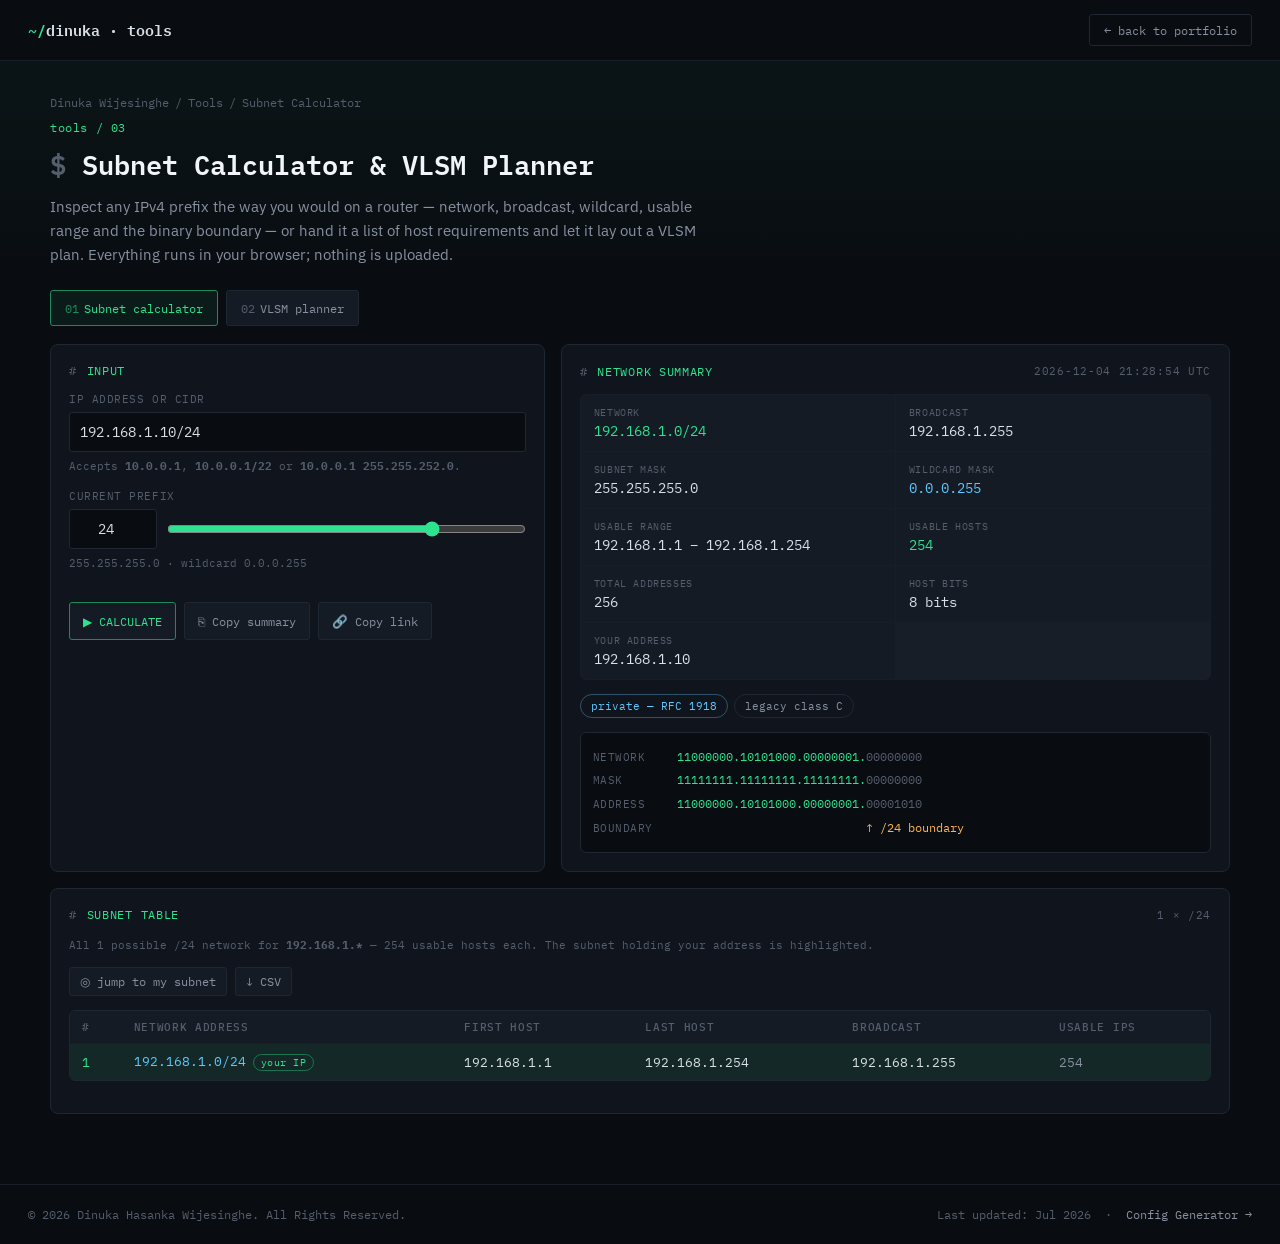
<file: tools/subnet-calculator_6.html>
<!DOCTYPE html>
<html lang="en">
<head>
<meta charset="utf-8">
<meta name="viewport" content="width=device-width,initial-scale=1">
<title>Subnet Calculator &amp; VLSM Planner — NetEng Tools</title>
<meta name="description" content="IPv4 subnet calculator and VLSM planner for network engineers. See network, broadcast, wildcard, usable range and the binary boundary for any prefix, and allocate variable-length subnets from a base block. Runs entirely in your browser.">
<meta name="theme-color" content="#090c11">
<link rel="canonical" href="https://dinukawijesinghe.com/tools/subnet-calculator.html">
<meta property="og:type" content="website">
<meta property="og:title" content="Subnet Calculator &amp; VLSM Planner — NetEng Tools">
<meta property="og:description" content="Inspect network/broadcast/wildcard/binary for any prefix and plan VLSM allocations. Browser-only, nothing uploaded.">
<meta property="og:url" content="https://dinukawijesinghe.com/tools/subnet-calculator.html">
<link rel="preconnect" href="https://fonts.googleapis.com">
<link rel="preconnect" href="https://fonts.gstatic.com" crossorigin>
<link href="https://fonts.googleapis.com/css2?family=IBM+Plex+Mono:wght@400;500;600&family=IBM+Plex+Sans:wght@400;500;600&display=swap" rel="stylesheet">
<style>
:root{
  --bg:#090c11;--raised:#10151d;--raised2:#151b25;--border:#1f2733;--border-soft:#171e28;
  --text:#d9e0e8;--dim:#8891a1;--faint:#545e6d;
  --green:#2fe28f;--green-dim:#1c8a5a;--blue:#5ec8ff;--amber:#ffb454;--red:#ff5f56;
  --mono:'IBM Plex Mono',ui-monospace,Consolas,monospace;
  --sans:'IBM Plex Sans',-apple-system,BlinkMacSystemFont,'Segoe UI',sans-serif;
}
*{box-sizing:border-box;margin:0;padding:0}
body{
  min-height:100vh;background:var(--bg);color:var(--text);
  font:15px/1.6 var(--sans);-webkit-font-smoothing:antialiased;
  background-image:linear-gradient(180deg,rgba(47,226,143,.05),transparent 300px);
}
a{color:inherit;text-decoration:none}
::selection{background:rgba(47,226,143,.3);color:#fff}
:focus-visible{outline:2px solid var(--green);outline-offset:2px;border-radius:2px}

/* topbar */
.topbar{display:flex;align-items:center;justify-content:space-between;gap:12px;
  padding:14px 28px;border-bottom:1px solid var(--border-soft);background:rgba(9,12,17,.9);
  position:sticky;top:0;z-index:20;backdrop-filter:blur(6px)}
.topbar-logo{font:600 .95rem var(--mono);color:var(--text);transition:opacity .2s}
.topbar-logo:hover{opacity:.8}
.topbar-logo span{color:var(--green)}
.topbar-right{display:flex;align-items:center;gap:10px}
.topbar-back{font:.78rem var(--mono);color:var(--dim);border:1px solid var(--border);border-radius:3px;padding:7px 14px;transition:border-color .2s,color .2s}
.topbar-back:hover{border-color:var(--green);color:var(--green)}

main{width:min(100% - 32px,1180px);margin:auto;padding:34px 0 70px}
.crumb{font:.75rem var(--mono);color:var(--faint);margin-bottom:10px}
.crumb i{font-style:normal;margin:0 6px}
.crumb a{color:var(--faint);transition:color .2s}.crumb a:hover{color:var(--green)}
.tag{font:.75rem var(--mono);letter-spacing:.05em;color:var(--green);margin-bottom:8px}
h1{font:600 1.7rem var(--mono);color:#f2f5f8}h1::before{content:"$ ";color:var(--faint)}
.sub{margin-top:10px;max-width:74ch;color:var(--dim);font-size:.93rem}

/* tabs */
.tabs{display:flex;gap:8px;margin:24px 0 18px;flex-wrap:wrap}
.tab{font:.78rem var(--mono);color:var(--dim);background:var(--raised2);border:1px solid var(--border);
  border-radius:3px;padding:9px 14px;cursor:pointer;transition:border-color .2s,color .2s}
.tab:hover{color:var(--text)}
.tab.active{border-color:var(--green-dim);color:var(--green);background:rgba(47,226,143,.07)}
.tab-num{color:var(--faint);margin-right:5px}
.tab.active .tab-num{color:var(--green-dim)}
.panel{display:none}.panel.active{display:block}

.card{background:var(--raised);border:1px solid var(--border);border-radius:8px;padding:18px}
.eyebrow{font:.72rem var(--mono);color:var(--green);text-transform:uppercase;letter-spacing:.06em;margin-bottom:14px;display:flex;align-items:center;justify-content:space-between;gap:10px;flex-wrap:wrap}
.eyebrow::before{content:"# ";color:var(--faint)}
.eyebrow>span:first-of-type{flex:1}

.grid{display:grid;grid-template-columns:.85fr 1.15fr;gap:16px}
.field{display:flex;flex-direction:column;gap:6px;margin-top:14px}
.field:first-of-type{margin-top:0}
label{font:.68rem var(--mono);color:var(--faint);letter-spacing:.05em;text-transform:uppercase}
input,select{width:100%;background:var(--bg);border:1px solid var(--border);border-radius:3px;color:var(--text);
  padding:10px;font:.85rem var(--mono);outline:0}
input:focus,select:focus{border-color:var(--green)}
input.bad{border-color:var(--red);color:var(--red)}
input[type=range]{padding:0;height:26px;accent-color:var(--green);background:transparent;border:0}
.prefix-row{display:grid;grid-template-columns:88px 1fr;gap:10px;align-items:center}
.prefix-row .pfx{text-align:center}
.hint{font:.68rem var(--mono);color:var(--faint);line-height:1.5}
.err-msg{font:.72rem var(--mono);color:var(--red);min-height:1.1em}

.btnrow{display:flex;gap:8px;margin-top:18px;flex-wrap:wrap}
button{font:.78rem var(--mono);background:var(--raised2);border:1px solid var(--border);border-radius:3px;
  padding:10px 13px;color:var(--dim);cursor:pointer;transition:border-color .2s,color .2s}
button:hover{border-color:var(--text);color:var(--text)}
button:disabled{opacity:.45;cursor:not-allowed}
button.primary{border-color:var(--green-dim);color:var(--green)}
button.primary:hover{border-color:var(--green);color:#fff;background:rgba(47,226,143,.08)}
button.mini{padding:6px 10px;font-size:.72rem}

/* summary */
.sum{display:grid;grid-template-columns:repeat(2,minmax(0,1fr));gap:1px;background:var(--border-soft);
  border:1px solid var(--border-soft);border-radius:6px;overflow:hidden}
.sum div{background:var(--raised2);padding:11px 13px;display:flex;flex-direction:column;gap:3px;min-width:0}
.sum dt{font:.64rem var(--mono);color:var(--faint);text-transform:uppercase;letter-spacing:.06em}
.sum dd{font:.88rem var(--mono);color:var(--text);word-break:break-all}
.sum dd.hl{color:var(--green)}
.sum dd.blue{color:var(--blue)}

.chips{display:flex;flex-wrap:wrap;gap:6px;margin-top:14px}
.chip{font:.68rem var(--mono);border:1px solid var(--border);border-radius:20px;padding:4px 10px;color:var(--dim)}
.chip.private{border-color:rgba(94,200,255,.35);color:var(--blue)}
.chip.public{border-color:rgba(47,226,143,.35);color:var(--green)}
.chip.special{border-color:rgba(255,180,84,.4);color:var(--amber)}

/* binary */
.bin{margin-top:14px;background:var(--bg);border:1px solid var(--border);border-radius:6px;padding:12px;overflow-x:auto}
.bin-row{font:.78rem/1.9 var(--mono);white-space:pre;display:flex;gap:10px;align-items:baseline}
.bin-lbl{color:var(--faint);min-width:74px;font-size:.68rem;text-transform:uppercase;letter-spacing:.05em}
.bin-net{color:var(--green)}
.bin-host{color:var(--faint)}
.bin-mark{color:var(--amber)}

/* tables */
.tablewrap{margin-top:14px;border:1px solid var(--border);border-radius:6px;overflow:auto;max-height:560px}
table{width:100%;border-collapse:collapse;font:.8rem var(--mono)}
th,td{padding:9px 12px;text-align:left;border-bottom:1px solid var(--border-soft);white-space:nowrap}
th{position:sticky;top:0;background:var(--raised2);color:var(--faint);font-weight:500;font-size:.7rem;
  text-transform:uppercase;letter-spacing:.06em;z-index:1}
tbody tr:hover{background:rgba(255,255,255,.02)}
tbody tr:last-child td{border-bottom:none}
td.idx{color:var(--faint)}
td.net{color:var(--blue)}
tr.here{background:rgba(47,226,143,.09)}
tr.here td{border-color:rgba(47,226,143,.2)}
tr.here td.idx{color:var(--green)}
td.role{color:var(--faint)}
td.usable-n{color:var(--dim)}
td.role.usable{color:var(--green-dim)}
.here-badge{display:inline-block;margin-left:7px;font-size:.62rem;letter-spacing:.05em;color:var(--green);
  border:1px solid rgba(47,226,143,.4);border-radius:20px;padding:1px 7px}

.toolbar{display:flex;align-items:center;gap:8px;flex-wrap:wrap;margin-top:14px}
.toolbar .spacer{flex:1}
.pageinfo{font:.72rem var(--mono);color:var(--faint)}

/* vlsm */
.req-row{display:grid;grid-template-columns:1fr 130px 36px;gap:8px;margin-top:8px}
.req-row input{margin:0}
.rm{background:transparent;border:1px solid var(--border);color:var(--faint);padding:0;font-size:1rem}
.rm:hover{border-color:var(--red);color:var(--red)}
.alloc-ok{color:var(--green)}.alloc-warn{color:var(--amber)}.alloc-bad{color:var(--red)}
.notice{margin-top:14px;font:.75rem/1.6 var(--mono);color:var(--amber)}
.notice.ok{color:var(--green)}

.tool-footer{
  border-top:1px solid var(--border-soft);padding:22px 28px;
  font:.75rem var(--mono);color:var(--faint);
  display:flex;justify-content:space-between;flex-wrap:wrap;gap:10px;
}
.tool-footer a{color:var(--dim);transition:color .2s}
.tool-footer a:hover{color:var(--green)}
.toast{position:fixed;left:50%;bottom:26px;transform:translate(-50%,14px);opacity:0;pointer-events:none;
  background:var(--raised2);border:1px solid var(--green-dim);color:var(--green);border-radius:4px;
  padding:10px 16px;font:.78rem var(--mono);transition:opacity .2s,transform .2s;z-index:60}
.toast.show{opacity:1;transform:translate(-50%,0)}

@media(max-width:860px){
  .tool-footer{flex-direction:column;align-items:flex-start;padding:20px 14px}
  .grid{grid-template-columns:1fr}
  .topbar{padding:12px 14px}
  main{width:calc(100% - 24px);padding-top:26px}
  .sum{grid-template-columns:1fr}
  .req-row{grid-template-columns:1fr 100px 36px}
}
@media(prefers-reduced-motion:reduce){*{transition:none!important}}
</style>
</head>
<body>

<div class="topbar">
  <a href="https://dinukawijesinghe.com" class="topbar-logo"><span>~/</span>dinuka · tools</a>
  <div class="topbar-right">
    <a href="https://dinukawijesinghe.com" class="topbar-back">← back to portfolio</a>
  </div>
</div>

<main>
  <nav class="crumb" aria-label="Breadcrumb">
    <a href="https://dinukawijesinghe.com">Dinuka Wijesinghe</a><i>/</i><a href="https://dinukawijesinghe.com/#tools">Tools</a><i>/</i><span aria-current="page">Subnet Calculator</span>
  </nav>
  <div class="tag">tools / 03</div>
  <h1>Subnet Calculator &amp; VLSM Planner</h1>
  <p class="sub">Inspect any IPv4 prefix the way you would on a router — network, broadcast, wildcard, usable range and the binary boundary — or hand it a list of host requirements and let it lay out a VLSM plan. Everything runs in your browser; nothing is uploaded.</p>

  <div class="tabs" role="tablist">
    <button class="tab active" role="tab" data-panel="calc"><span class="tab-num">01</span>Subnet calculator</button>
    <button class="tab" role="tab" data-panel="vlsm"><span class="tab-num">02</span>VLSM planner</button>
  </div>

  <!-- ══════════ PANEL 1 — CALCULATOR ══════════ -->
  <section class="panel active" id="panel-calc">
    <div class="grid">
      <div class="card">
        <div class="eyebrow"><span>Input</span></div>

        <div class="field">
          <label for="ip">IP address or CIDR</label>
          <input id="ip" value="192.168.1.10/24" placeholder="192.168.1.10/24 or 10.0.0.0 255.0.0.0" autocomplete="off" spellcheck="false">
          <p class="hint">Accepts <b>10.0.0.1</b>, <b>10.0.0.1/22</b> or <b>10.0.0.1 255.255.252.0</b>.</p>
        </div>

        <div class="field">
          <label for="cur">Current prefix</label>
          <div class="prefix-row">
            <input class="pfx" id="cur" type="number" min="0" max="32" value="24">
            <input id="curRange" type="range" min="0" max="32" value="24" aria-label="Current prefix slider">
          </div>
          <p class="hint" id="curMask">255.255.255.0 · wildcard 0.0.0.255</p>
        </div>

        <p class="err-msg" id="err"></p>

        <div class="btnrow">
          <button class="primary" id="calcBtn">▶ CALCULATE</button>
          <button id="copySum">⎘ Copy summary</button>
          <button id="shareBtn">🔗 Copy link</button>
        </div>
      </div>

      <div class="card">
        <div class="eyebrow"><span>Network summary</span><span class="hint" id="stamp"></span></div>
        <dl class="sum" id="sum"></dl>
        <div class="chips" id="chips"></div>
        <div class="bin" id="bin"></div>
      </div>
    </div>

    <div class="card" style="margin-top:16px">
      <div class="eyebrow"><span>Subnet table</span><span class="hint" id="tblMeta"></span></div>
      <p class="hint" id="tblSub"></p>

      <div class="toolbar">
        <button class="mini" id="findMine">◎ jump to my subnet</button>
        <button class="mini" id="csvBtn">↓ CSV</button>
      </div>

      <div class="tablewrap"><table id="tbl"></table></div>
      <p class="notice" id="tblNotice"></p>
    </div>
  </section>

  <!-- ══════════ PANEL 2 — VLSM ══════════ -->
  <section class="panel" id="panel-vlsm">
    <div class="grid">
      <div class="card">
        <div class="eyebrow"><span>Requirements</span></div>

        <div class="field">
          <label for="vBase">Base network (CIDR)</label>
          <input id="vBase" value="10.10.0.0/22" placeholder="10.10.0.0/22" autocomplete="off" spellcheck="false">
        </div>

        <div class="field">
          <label>Segments — name and usable hosts needed</label>
          <div id="reqs"></div>
        </div>

        <div class="btnrow">
          <button id="addReq">+ Add segment</button>
          <button class="primary" id="vlsmBtn">▶ ALLOCATE</button>
          <button id="vlsmCsv">↓ CSV</button>
        </div>
        <p class="err-msg" id="vErr"></p>
        <p class="hint" style="margin-top:10px">Largest requirement is placed first, so blocks pack tightly with no gaps between them. A /31 is treated as 2 usable (RFC 3021) and a /32 as 1.</p>
      </div>

      <div class="card">
        <div class="eyebrow"><span>Allocation plan</span><span class="hint" id="vMeta"></span></div>
        <div class="tablewrap" style="max-height:none"><table id="vTbl"></table></div>
        <p class="notice" id="vNotice"></p>
      </div>
    </div>
  </section>

</main>

<footer class="tool-footer">
  <span>© <span id="scYear"></span> Dinuka Hasanka Wijesinghe. All Rights Reserved.</span>
  <span>Last updated: Jul 2026 &nbsp;·&nbsp; <a href="https://dinukawijesinghe.com/tools/config-generator.html">Config Generator →</a></span>
</footer>

<div class="toast" id="toast"></div>

<script>
(() => {
'use strict';

const $ = (id) => document.getElementById(id);
$('scYear').textContent = new Date().getFullYear();

/* ─────────── maths ─────────── */
const ip2n = (s) => {
  const p = String(s).trim().split('.');
  if (p.length !== 4) return null;
  let n = 0;
  for (const part of p) {
    if (!/^\d{1,3}$/.test(part)) return null;
    const v = Number(part);
    if (v > 255) return null;
    n = (n * 256) + v;
  }
  return n >>> 0;
};
const n2ip = (n) => [(n >>> 24) & 255, (n >>> 16) & 255, (n >>> 8) & 255, n & 255].join('.');
const maskOf = (p) => (p === 0 ? 0 : (0xFFFFFFFF << (32 - p)) >>> 0);
const wildOf = (p) => (~maskOf(p)) >>> 0;
const netOf = (ip, p) => (ip & maskOf(p)) >>> 0;
const bcOf = (ip, p) => (netOf(ip, p) | wildOf(p)) >>> 0;
const sizeOf = (p) => Math.pow(2, 32 - p);
const usableOf = (p) => (p >= 32 ? 1 : p === 31 ? 2 : sizeOf(p) - 2);
const firstHost = (net, p) => (p >= 31 ? net : (net + 1) >>> 0);
const lastHost = (bc, p) => (p >= 31 ? bc : (bc - 1) >>> 0);
const fmt = (n) => n.toLocaleString('en-US');

const mask2prefix = (s) => {
  const n = ip2n(s);
  if (n === null) return null;
  const inv = (~n) >>> 0;
  if (((inv + 1) & inv) !== 0) return null; // not contiguous
  let p = 0, x = n;
  while (x & 0x80000000) { p++; x = (x << 1) >>> 0; }
  return p;
};

/* "10.0.0.1", "10.0.0.1/22", "10.0.0.1 255.255.252.0" */
function parseTarget(raw) {
  const s = String(raw).trim().replace(/\s+/g, ' ');
  if (!s) return { err: 'Enter an IP address.' };
  let ipPart = s, pfx = null;

  if (s.includes('/')) {
    const [a, b] = s.split('/');
    ipPart = a.trim();
    if (!/^\d{1,2}$/.test(b.trim())) return { err: 'Prefix after "/" must be 0–32.' };
    pfx = Number(b.trim());
    if (pfx > 32) return { err: 'Prefix after "/" must be 0–32.' };
  } else if (s.includes(' ')) {
    const [a, b] = s.split(' ');
    ipPart = a.trim();
    pfx = mask2prefix(b.trim());
    if (pfx === null) return { err: `"${b.trim()}" is not a valid contiguous subnet mask.` };
  }

  const ip = ip2n(ipPart);
  if (ip === null) return { err: `"${ipPart}" is not a valid IPv4 address.` };
  return { ip, pfx };
}

/* address-space classification (RFC 6890 highlights) */
const SPECIAL = [
  ['0.0.0.0/8', 'this network', 'special'],
  ['10.0.0.0/8', 'private — RFC 1918', 'private'],
  ['100.64.0.0/10', 'CGNAT — RFC 6598', 'special'],
  ['127.0.0.0/8', 'loopback', 'special'],
  ['169.254.0.0/16', 'link-local / APIPA', 'special'],
  ['172.16.0.0/12', 'private — RFC 1918', 'private'],
  ['192.0.0.0/24', 'IETF protocol assignments', 'special'],
  ['192.0.2.0/24', 'TEST-NET-1 — documentation', 'special'],
  ['192.88.99.0/24', '6to4 relay anycast', 'special'],
  ['192.168.0.0/16', 'private — RFC 1918', 'private'],
  ['198.18.0.0/15', 'benchmarking — RFC 2544', 'special'],
  ['198.51.100.0/24', 'TEST-NET-2 — documentation', 'special'],
  ['203.0.113.0/24', 'TEST-NET-3 — documentation', 'special'],
  ['224.0.0.0/4', 'multicast — class D', 'special'],
  ['240.0.0.0/4', 'reserved — class E', 'special']
];

function classify(ip) {
  const out = [];
  for (const [cidr, label, kind] of SPECIAL) {
    const [a, p] = cidr.split('/');
    if (netOf(ip, Number(p)) === ip2n(a)) out.push({ label, kind });
  }
  if (!out.length) out.push({ label: 'public / globally routable', kind: 'public' });
  const first = (ip >>> 24) & 255;
  const legacy = first < 128 ? 'A' : first < 192 ? 'B' : first < 224 ? 'C' : first < 240 ? 'D' : 'E';
  out.push({ label: `legacy class ${legacy}`, kind: '' });
  return out;
}

function binParts(n, prefix) {
  const bits = (n >>> 0).toString(2).padStart(32, '0');
  let net = '', host = '';
  for (let i = 0; i < 32; i++) {
    const sep = (i % 8 === 7 && i !== 31) ? '.' : '';
    if (i < prefix) net += bits[i] + sep; else host += bits[i] + sep;
  }
  return { net, host };
}
function binRow(n, prefix) {
  const { net, host } = binParts(n, prefix);
  return `<span class="bin-net">${net}</span><span class="bin-host">${host}</span>`;
}

/* ─────────── state ─────────── */
let S = { ip: 0, cur: 24, net: 0, page: 0, total: 1 };

const toast = (msg) => {
  const t = $('toast');
  t.textContent = msg;
  t.classList.add('show');
  clearTimeout(toast._t);
  toast._t = setTimeout(() => t.classList.remove('show'), 1900);
};

async function copy(text, label) {
  try {
    await navigator.clipboard.writeText(text);
    toast('✔ ' + label + ' copied');
  } catch (e) {
    const ta = document.createElement('textarea');
    ta.value = text; document.body.appendChild(ta); ta.select();
    try { document.execCommand('copy'); toast('✔ ' + label + ' copied'); }
    catch (e2) { toast('✖ Copy failed — select manually'); }
    ta.remove();
  }
}

function download(name, text) {
  const url = URL.createObjectURL(new Blob([text], { type: 'text/csv;charset=utf-8' }));
  const a = document.createElement('a');
  a.href = url; a.download = name;
  document.body.appendChild(a); a.click(); a.remove();
  setTimeout(() => URL.revokeObjectURL(url), 1500);
}

/* ─────────── calculator ─────────── */
function syncMaskHint() {
  const p = Number($('cur').value);
  if (p >= 0 && p <= 32) $('curMask').innerHTML = `${n2ip(maskOf(p))} · wildcard ${n2ip(wildOf(p))}`;
}

function calculate(pushHash) {
  const res = parseTarget($('ip').value);
  const errEl = $('err'), ipEl = $('ip');
  errEl.textContent = ''; ipEl.classList.remove('bad');

  if (res.err) { errEl.textContent = '✕ ' + res.err; ipEl.classList.add('bad'); return; }
  if (res.pfx !== null) { $('cur').value = res.pfx; $('curRange').value = res.pfx; }

  const cur = Number($('cur').value);
  if (!(cur >= 0 && cur <= 32)) { errEl.textContent = '✕ Current prefix must be 0–32.'; return; }

  const ip = res.ip;
  const net = netOf(ip, cur), bc = bcOf(ip, cur);

  S = { ip, cur, net };

  /* summary */
  const rows = [
    ['Network', `${n2ip(net)}/${cur}`, 'hl'],
    ['Broadcast', n2ip(bc), ''],
    ['Subnet mask', n2ip(maskOf(cur)), ''],
    ['Wildcard mask', n2ip(wildOf(cur)), 'blue'],
    ['Usable range', cur >= 31 ? `${n2ip(net)} – ${n2ip(bc)}` : `${n2ip(firstHost(net, cur))} – ${n2ip(lastHost(bc, cur))}`, ''],
    ['Usable hosts', fmt(usableOf(cur)), 'hl'],
    ['Total addresses', fmt(sizeOf(cur)), ''],
    ['Host bits', `${32 - cur} bit${32 - cur === 1 ? '' : 's'}`, ''],
    ['Your address', n2ip(ip) + (ip === net ? ' (network)' : ip === bc ? ' (broadcast)' : ''), ip === net || ip === bc ? 'blue' : '']
  ];
  $('sum').innerHTML = rows.map(([k, v, cls]) =>
    `<div><dt>${k}</dt><dd class="${cls}">${v}</dd></div>`).join('');

  $('chips').innerHTML = classify(ip).map((c) =>
    `<span class="chip ${c.kind}">${c.label}</span>`).join('');

  $('bin').innerHTML =
    `<div class="bin-row"><span class="bin-lbl">network</span><span>${binRow(net, cur)}</span></div>` +
    `<div class="bin-row"><span class="bin-lbl">mask</span><span>${binRow(maskOf(cur), cur)}</span></div>` +
    `<div class="bin-row"><span class="bin-lbl">address</span><span>${binRow(ip, cur)}</span></div>` +
    `<div class="bin-row"><span class="bin-lbl">boundary</span><span class="bin-mark">${'\u00A0'.repeat(binParts(net, cur).net.length)}↑ /${cur} boundary</span></div>`;

  $('stamp').textContent = new Date().toISOString().slice(0, 19).replace('T', ' ') + ' UTC';
  renderTable();
  if (pushHash !== false) writeHash();
}

/* subnet table — every possible /cur network inside the enclosing block,
   the way a classic subnet calculator lists them (parent = /24, /16, /8 or /0) */
const CSV_CAP = 50000;

const parentOf = (p) => (p >= 24 ? 24 : p >= 16 ? 16 : p >= 8 ? 8 : 0);
const parentLabel = (base, pp) => {
  const o = n2ip(base).split('.');
  const keep = pp / 8;
  return o.map((x, i) => (i < keep ? x : '*')).join('.');
};

function subnetRows() {
  const cur = S.cur;
  const pp = parentOf(cur);
  const base = netOf(S.net, pp) >>> 0;
  const total = Math.pow(2, cur - pp);
  const step = sizeOf(cur);
  return { cur, pp, base, total, step };
}

function renderTable() {
  const { cur, pp, base, total, step } = subnetRows();

  $('tblMeta').innerHTML = `${fmt(total)} × /${cur}`;
  $('tblSub').innerHTML = `All ${fmt(total)} possible /${cur} network${total === 1 ? '' : 's'} for ` +
    `<b>${parentLabel(base, pp)}</b> — ${fmt(usableOf(cur))} usable host${usableOf(cur) === 1 ? '' : 's'} each. ` +
    `The subnet holding your address is highlighted.`;

  let h = '<thead><tr><th>#</th><th>Network address</th><th>First host</th><th>Last host</th>' +
          '<th>Broadcast</th><th>Usable IPs</th></tr></thead><tbody>';

  for (let i = 0; i < total; i++) {
    const sn = (base + i * step) >>> 0;
    const sb = (sn + step - 1) >>> 0;
    const mine = (S.ip >>> 0) >= sn && (S.ip >>> 0) <= sb;
    h += `<tr class="${mine ? 'here' : ''}">` +
         `<td class="idx">${fmt(i + 1)}</td>` +
         `<td class="net">${n2ip(sn)}/${cur}${mine ? '<span class="here-badge">your IP</span>' : ''}</td>` +
         `<td>${n2ip(firstHost(sn, cur))}</td>` +
         `<td>${n2ip(lastHost(sb, cur))}</td>` +
         `<td>${cur >= 31 ? '—' : n2ip(sb)}</td>` +
         `<td class="usable-n">${fmt(usableOf(cur))}</td></tr>`;
  }
  $('tbl').innerHTML = h + '</tbody>';
  S.total = total;
}

function csvAll() {
  const { cur, base, total, step } = subnetRows();
  const n = Math.min(total, CSV_CAP);
  const lines = ['#,network,first_host,last_host,broadcast,usable_ips'];
  for (let i = 0; i < n; i++) {
    const sn = (base + i * step) >>> 0;
    const sb = (sn + step - 1) >>> 0;
    lines.push([i + 1, n2ip(sn) + '/' + cur, n2ip(firstHost(sn, cur)), n2ip(lastHost(sb, cur)),
                cur >= 31 ? '' : n2ip(sb), usableOf(cur)].join(','));
  }
  return { csv: lines.join('\n'), n };
}

/* deep link */
function writeHash() {
  const h = `#ip=${n2ip(S.ip)}&cur=${S.cur}`;
  if (location.hash !== h) history.replaceState(null, '', h);
}
function readHash() {
  const m = new URLSearchParams(location.hash.replace(/^#/, ''));
  const ip = m.get('ip'), cur = m.get('cur');
  if (!ip) return false;
  $('ip').value = ip + (cur ? '/' + cur : '');
  if (cur) { $('cur').value = cur; $('curRange').value = cur; }
  return true;
}

/* ─────────── VLSM ─────────── */
function reqRow(name, hosts) {
  const row = document.createElement('div');
  row.className = 'req-row';
  row.innerHTML =
    `<input class="rname" placeholder="segment name" value="${(name || '').replace(/"/g, '&quot;')}" autocomplete="off">` +
    `<input class="rhosts" type="number" min="1" max="4294967294" placeholder="hosts" value="${hosts || ''}">` +
    `<button class="rm" title="Remove segment" aria-label="Remove segment">×</button>`;
  row.querySelector('.rm').addEventListener('click', () => {
    row.remove();
    if (!$('reqs').children.length) reqRow('', '');
  });
  row.querySelectorAll('input').forEach((el) => {
    el.addEventListener('keydown', (e) => { if (e.key === 'Enter') runVlsm(); });
  });
  $('reqs').appendChild(row);
  return row;
}

const prefixForHosts = (h) => {
  if (h <= 1) return 32;
  if (h <= 2) return 31;
  for (let p = 30; p >= 0; p--) if (sizeOf(p) - 2 >= h) return p;
  return 0;
};

let vlsmResult = [];

function runVlsm() {
  const errEl = $('vErr');
  errEl.textContent = '';
  $('vNotice').textContent = '';
  $('vNotice').className = 'notice';

  const base = parseTarget($('vBase').value);
  if (base.err) { errEl.textContent = '✕ ' + base.err; return; }
  if (base.pfx === null) { errEl.textContent = '✕ Give the base network a prefix, e.g. 10.10.0.0/22.'; return; }

  const basePfx = base.pfx;
  const baseNet = netOf(base.ip, basePfx);
  const baseEnd = bcOf(base.ip, basePfx);

  const items = [];
  [...$('reqs').children].forEach((row, i) => {
    const name = row.querySelector('.rname').value.trim() || `segment-${i + 1}`;
    const hosts = Number(row.querySelector('.rhosts').value);
    if (!hosts || hosts < 1) return;
    items.push({ name, hosts, order: i });
  });

  if (!items.length) { errEl.textContent = '✕ Add at least one segment with a host count.'; return; }

  const sorted = [...items].sort((a, b) => b.hosts - a.hosts || a.order - b.order);
  let cursor = baseNet >>> 0;
  const out = [];
  let failed = null;

  for (const it of sorted) {
    const p = prefixForHosts(it.hosts);
    const size = sizeOf(p);
    const aligned = (Math.ceil(cursor / size) * size) >>> 0;   // blocks must sit on their own boundary
    const end = aligned + size - 1;
    if (aligned < baseNet || end > baseEnd || aligned + size > 0x100000000) { failed = it; break; }
    out.push({ ...it, prefix: p, net: aligned >>> 0, bc: end >>> 0, size, usable: usableOf(p), waste: usableOf(p) - it.hosts });
    cursor = (end + 1) >>> 0;
  }

  vlsmResult = out;

  let h = '<thead><tr><th>Segment</th><th>Needed</th><th>Allocated</th><th>Range</th><th>Broadcast</th><th>Usable</th><th>Spare</th></tr></thead><tbody>';
  out.forEach((r) => {
    h += `<tr><td>${r.name.replace(/[<>&]/g, '')}</td><td>${fmt(r.hosts)}</td>` +
         `<td class="net">${n2ip(r.net)}/${r.prefix}</td>` +
         `<td>${n2ip(firstHost(r.net, r.prefix))} – ${n2ip(lastHost(r.bc, r.prefix))}</td>` +
         `<td>${n2ip(r.bc)}</td><td>${fmt(r.usable)}</td>` +
         `<td class="${r.waste === 0 ? 'alloc-ok' : r.waste > r.hosts ? 'alloc-warn' : ''}">${fmt(r.waste)}</td></tr>`;
  });
  $('vTbl').innerHTML = h + '</tbody>';

  const used = out.reduce((a, r) => a + r.size, 0);
  const total = sizeOf(basePfx);
  $('vMeta').innerHTML = `${n2ip(baseNet)}/${basePfx} · ${fmt(used)} / ${fmt(total)} addresses used`;

  if (failed) {
    $('vNotice').className = 'notice';
    $('vNotice').textContent =
      `⚠ "${failed.name}" (${fmt(failed.hosts)} hosts → /${prefixForHosts(failed.hosts)}) does not fit in the remaining space of ${n2ip(baseNet)}/${basePfx}. ` +
      `Allocated ${out.length} of ${items.length} segments — widen the base prefix or reduce the requirement.`;
  } else {
    const free = total - used;
    $('vNotice').className = 'notice ok';
    $('vNotice').textContent =
      `✔ ${out.length} segment${out.length === 1 ? '' : 's'} allocated — ${fmt(free)} address${free === 1 ? '' : 'es'} spare` +
      (free ? ` (next free block starts at ${n2ip(cursor)})` : '') + '.';
  }
}

/* ─────────── wiring ─────────── */
$('calcBtn').addEventListener('click', () => calculate());

/* keep the CIDR in the address field in step with the prefix control,
   otherwise a "/24" typed there would silently override the slider */
function applyPrefix(p) {
  const raw = $('ip').value.trim();
  const ipPart = raw.split(/[\s/]/)[0];
  if (ipPart) $('ip').value = `${ipPart}/${p}`;
  calculate();
}
$('cur').addEventListener('input', () => { $('curRange').value = $('cur').value; syncMaskHint(); });
$('cur').addEventListener('change', () => applyPrefix($('cur').value));
$('curRange').addEventListener('input', () => { $('cur').value = $('curRange').value; syncMaskHint(); });
$('curRange').addEventListener('change', () => applyPrefix($('curRange').value));
$('ip').addEventListener('keydown', (e) => { if (e.key === 'Enter') calculate(); });
$('ip').addEventListener('blur', () => calculate());

$('findMine').addEventListener('click', () => {
  const row = $('tbl').querySelector('tr.here');
  if (row) {
    row.scrollIntoView({ behavior: 'smooth', block: 'center' });
    toast(`◎ Your address is in subnet #${fmt([...row.parentNode.children].indexOf(row) + 1)}`);
  }
});

$('csvBtn').addEventListener('click', () => {
  const { csv, n } = csvAll();
  download(`subnets_${n2ip(S.net)}_${S.cur}.csv`, csv);
  toast(n < S.total ? `↓ ${fmt(n)} of ${fmt(S.total)} rows exported (cap)` : `↓ ${fmt(n)} rows exported`);
});

$('copySum').addEventListener('click', () => {
  const txt = [...$('sum').children]
    .map((d) => d.querySelector('dt').textContent.padEnd(17) + ': ' + d.querySelector('dd').textContent)
    .join('\n');
  copy(txt, 'Summary');
});

$('shareBtn').addEventListener('click', () => {
  writeHash();
  copy(location.href, 'Link');
});

document.querySelectorAll('.tab').forEach((tab) => {
  tab.addEventListener('click', () => {
    document.querySelectorAll('.tab').forEach((t) => t.classList.remove('active'));
    document.querySelectorAll('.panel').forEach((p) => p.classList.remove('active'));
    tab.classList.add('active');
    $('panel-' + tab.dataset.panel).classList.add('active');
  });
});

$('addReq').addEventListener('click', () => reqRow('', ''));
$('vlsmBtn').addEventListener('click', runVlsm);
$('vBase').addEventListener('keydown', (e) => { if (e.key === 'Enter') runVlsm(); });
$('vlsmCsv').addEventListener('click', () => {
  if (!vlsmResult.length) { toast('✖ Nothing to export — allocate first'); return; }
  const lines = ['segment,needed_hosts,allocated_prefix,network,first_host,last_host,broadcast,usable,spare'];
  vlsmResult.forEach((r) => lines.push([
    '"' + r.name.replace(/"/g, '""') + '"', r.hosts, '/' + r.prefix, n2ip(r.net),
    n2ip(firstHost(r.net, r.prefix)), n2ip(lastHost(r.bc, r.prefix)), n2ip(r.bc), r.usable, r.waste
  ].join(',')));
  download('vlsm_plan.csv', lines.join('\n'));
  toast(`↓ ${vlsmResult.length} segments exported`);
});

/* boot */
[['core-uplinks', 60], ['office-lan', 100], ['wifi-guest', 25], ['ptp-links', 2]]
  .forEach(([n, h]) => reqRow(n, h));

readHash();
syncMaskHint();
calculate(false);
runVlsm();
})();
</script>
</body>
</html>
</file>
